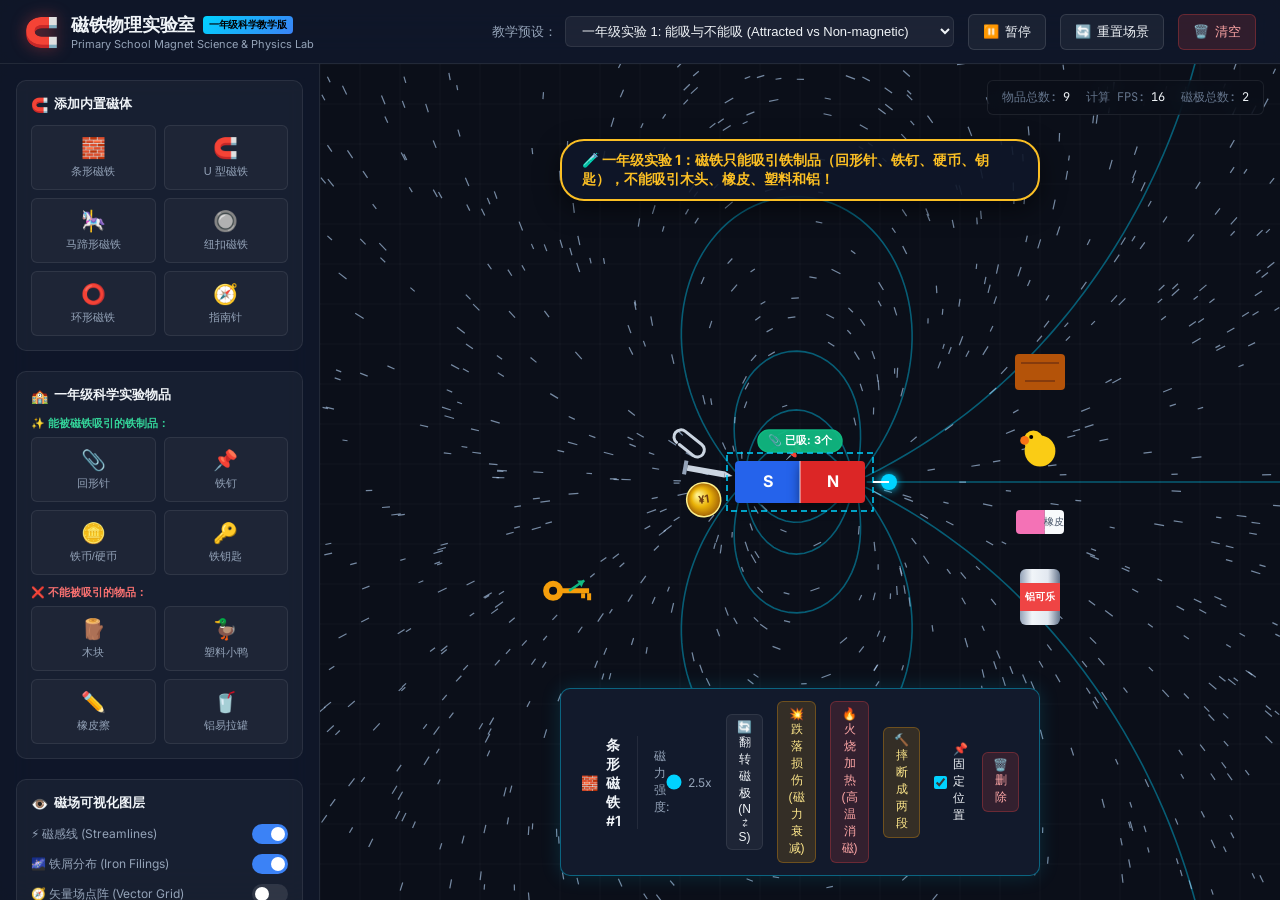
<file: index.html>
<!DOCTYPE html>
<html lang="zh-CN">
<head>
  <meta charset="UTF-8">
  <meta name="viewport" content="width=device-width, initial-scale=1.0">
  <title>🧲 高级磁铁物理模拟器 | Interactive Magnet Simulator PRO 2.0</title>
  <link rel="stylesheet" href="style.css">
  <link rel="preconnect" href="https://fonts.googleapis.com">
  <link rel="preconnect" href="https://fonts.gstatic.com" crossorigin>
  <link href="https://fonts.googleapis.com/css2?family=Inter:wght@300;400;500;600;700&family=JetBrains+Mono:wght@400;500&display=swap" rel="stylesheet">
</head>
<body>
  <div id="app">
    <!-- Header Navbar -->
    <header class="app-header">
      <div class="brand">
        <div class="logo-icon">🧲</div>
        <div class="brand-text">
          <h1>磁铁物理实验室 <span class="badge">一年级科学教学版</span></h1>
          <p>Primary School Magnet Science & Physics Lab</p>
        </div>
      </div>
      <div class="header-controls">
        <div class="preset-selector">
          <label for="preset-select">教学预设：</label>
          <select id="preset-select">
            <option value="kids_test">一年级实验 1: 能吸与不能吸 (Attracted vs Non-magnetic)</option>
            <option value="attract">一年级实验 2: 异极相吸 (Attract)</option>
            <option value="repel">一年级实验 3: 同极相斥 (Repel)</option>
            <option value="track_repel">一年级实验 7: 磁铁轨道单轨推退赛 (同极相斥隔空推着退后)</option>
            <option value="compare_strength">一年级实验 4: 磁力强弱比拼 (吸回形针数量)</option>
            <option value="heat_drop_damage">一年级实验 5: 跌落与火烧对磁力的破坏</option>
            <option value="ruler_race">一年级实验 6: 直尺推回形针赛跑 (作用距离大比拼)</option>
            <option value="break_demo">摔断磁铁演示 (Broken Magnet)</option>
            <option value="quad">四极矩阵锁 (Magnetic Lock)</option>
            <option value="iron_filings">铁屑磁感线实验 (Iron Filings)</option>
            <option value="compass_grid">指南针向量阵列 (Compass Array)</option>
            <option value="empty">空白画布 (Empty)</option>
          </select>
        </div>
        <button id="btn-pause" class="btn btn-secondary">
          <span class="icon">⏸️</span> <span class="text">暂停</span>
        </button>
        <button id="btn-reset" class="btn btn-secondary">
          <span class="icon">🔄</span> 重置场景
        </button>
        <button id="btn-clear" class="btn btn-danger">
          <span class="icon">🗑️</span> 清空
        </button>
      </div>
    </header>

    <!-- Main Container -->
    <div class="main-container">
      <!-- Left Sidebar: Tools & Controls -->
      <aside class="sidebar">
        <!-- Spawn Panel: Magnets -->
        <section class="panel-section">
          <h3><span class="sec-icon">🧲</span> 添加内置磁体</h3>
          <div class="tool-grid">
            <button class="tool-btn" id="spawn-bar">
              <span class="tool-icon">🧱</span>
              <span class="tool-name">条形磁铁</span>
            </button>
            <button class="tool-btn" id="spawn-ushape">
              <span class="tool-icon">🧲</span>
              <span class="tool-name">U 型磁铁</span>
            </button>
            <button class="tool-btn" id="spawn-horseshoe">
              <span class="tool-icon">🎠</span>
              <span class="tool-name">马蹄形磁铁</span>
            </button>
            <button class="tool-btn" id="spawn-button">
              <span class="tool-icon">🔘</span>
              <span class="tool-name">纽扣磁铁</span>
            </button>
            <button class="tool-btn" id="spawn-ring">
              <span class="tool-icon">⭕</span>
              <span class="tool-name">环形磁铁</span>
            </button>
            <button class="tool-btn" id="spawn-compass">
              <span class="tool-icon">🧭</span>
              <span class="tool-name">指南针</span>
            </button>
          </div>
        </section>

        <!-- Spawn Panel: Everyday Science Objects -->
        <section class="panel-section">
          <h3><span class="sec-icon">🏫</span> 一年级科学实验物品</h3>
          
          <div class="sub-label green-label">✨ 能被磁铁吸引的铁制品：</div>
          <div class="tool-grid">
            <button class="tool-btn item-magnetic" id="spawn-paperclip">
              <span class="tool-icon">📎</span>
              <span class="tool-name">回形针</span>
            </button>
            <button class="tool-btn item-magnetic" id="spawn-nail">
              <span class="tool-icon">📌</span>
              <span class="tool-name">铁钉</span>
            </button>
            <button class="tool-btn item-magnetic" id="spawn-coin">
              <span class="tool-icon">🪙</span>
              <span class="tool-name">铁币/硬币</span>
            </button>
            <button class="tool-btn item-magnetic" id="spawn-key">
              <span class="tool-icon">🔑</span>
              <span class="tool-name">铁钥匙</span>
            </button>
          </div>

          <div class="sub-label red-label">❌ 不能被吸引的物品：</div>
          <div class="tool-grid">
            <button class="tool-btn item-nonmagnetic" id="spawn-wood">
              <span class="tool-icon">🪵</span>
              <span class="tool-name">木块</span>
            </button>
            <button class="tool-btn item-nonmagnetic" id="spawn-duck">
              <span class="tool-icon">🦆</span>
              <span class="tool-name">塑料小鸭</span>
            </button>
            <button class="tool-btn item-nonmagnetic" id="spawn-eraser">
              <span class="tool-icon">✏️</span>
              <span class="tool-name">橡皮擦</span>
            </button>
            <button class="tool-btn item-nonmagnetic" id="spawn-alcan">
              <span class="tool-icon">🥤</span>
              <span class="tool-name">铝易拉罐</span>
            </button>
          </div>
        </section>

        <!-- Visual Layers Panel -->
        <section class="panel-section">
          <h3><span class="sec-icon">👁️</span> 磁场可视化图层</h3>
          <div class="toggle-list">
            <label class="toggle-item">
              <span class="toggle-label">⚡ 磁感线 (Streamlines)</span>
              <input type="checkbox" id="toggle-fieldlines" checked>
              <span class="slider"></span>
            </label>
            <label class="toggle-item">
              <span class="toggle-label">🌌 铁屑分布 (Iron Filings)</span>
              <input type="checkbox" id="toggle-filings" checked>
              <span class="slider"></span>
            </label>
            <label class="toggle-item">
              <span class="toggle-label">🧭 矢量场点阵 (Vector Grid)</span>
              <input type="checkbox" id="toggle-vectorgrid">
              <span class="slider"></span>
            </label>
            <label class="toggle-item">
              <span class="toggle-label">🌡️ 磁场热力图 (Heatmap)</span>
              <input type="checkbox" id="toggle-heatmap">
              <span class="slider"></span>
            </label>
            <label class="toggle-item">
              <span class="toggle-label">↗️ 受力矢量箭图 (Forces)</span>
              <input type="checkbox" id="toggle-forces" checked>
              <span class="slider"></span>
            </label>
          </div>
        </section>

        <!-- Physics Parameters Panel -->
        <section class="panel-section">
          <h3><span class="sec-icon">⚙️</span> 物理环境设置</h3>
          <div class="control-group">
            <div class="control-header">
              <span>全局磁力强度</span>
              <span id="val-strength" class="val-badge">3.0x</span>
            </div>
            <input type="range" id="slider-strength" min="0.1" max="10.0" step="0.1" value="3.0">
          </div>

          <div class="control-group">
            <div class="control-header">
              <span>阻尼 / 空气阻力</span>
              <span id="val-damping" class="val-badge">0.04</span>
            </div>
            <input type="range" id="slider-damping" min="0.01" max="0.2" step="0.01" value="0.04">
          </div>

          <div class="control-group">
            <div class="control-header">
              <span>模拟演算速度</span>
              <span id="val-speed" class="val-badge">1.0x</span>
            </div>
            <input type="range" id="slider-speed" min="0.1" max="3.0" step="0.1" value="1.0">
          </div>

          <div class="control-group">
            <div class="control-header">
              <span>铁屑密度</span>
              <span id="val-filings-count" class="val-badge">800</span>
            </div>
            <input type="range" id="slider-filings-count" min="100" max="2500" step="100" value="800">
          </div>

          <div class="toggle-list">
            <label class="toggle-item">
              <span class="toggle-label">🔊 音效 (碰撞与吸附)</span>
              <input type="checkbox" id="toggle-sound" checked>
              <span class="slider"></span>
            </label>
          </div>
        </section>

        <!-- Instructions Panel -->
        <section class="panel-section info-box">
          <h4>💡 科学小知识 (一年级磁铁课)</h4>
          <ul>
            <li><strong>1. 能吸与不能吸：</strong> 磁铁能吸引铁制品（回形针、铁钉），不能吸引木块、橡胶、塑料、铝和铜。</li>
            <li><strong>2. 同极相斥，异极相吸：</strong> N极(红)与N极靠近互相推开；N极(红)与S极(蓝)牢牢吸引在一起！</li>
            <li><strong>3. 比较磁力强弱：</strong> 磁铁磁力越强，能吸引的回形针数量就越多！</li>
            <li><strong>4. 破坏磁力的因素：</strong> 磁铁频繁<strong>跌落撞击</strong>或用<strong>火烧加热</strong>会导致磁力变弱甚至消失！</li>
            <li><strong>5. 磁力作用距离：</strong> 磁力越强的磁铁，越能在更远的距离吸走回形针（可用直尺比赛测试）！</li>
            <li><strong>6. 摔断的磁铁：</strong> 折断的磁铁半块仍会各自形成全新的 N极与 S极！</li>
          </ul>
        </section>
      </aside>

      <!-- Center Viewport / Canvas Container -->
      <main class="viewport-container">
        <canvas id="sim-canvas"></canvas>

        <!-- On-Canvas HUD Stats -->
        <div class="hud-stats">
          <div class="hud-item"><span class="hud-label">物品总数:</span> <span id="hud-magnet-count">0</span></div>
          <div class="hud-item"><span class="hud-label">计算 FPS:</span> <span id="hud-fps">60</span></div>
          <div class="hud-item"><span class="hud-label">磁极总数:</span> <span id="hud-pole-count">0</span></div>
        </div>

        <!-- Selected Entity Inspector Bar -->
        <div id="inspector-bar" class="inspector-bar hidden">
          <div class="inspector-title">
            <span id="inspector-icon">🧱</span>
            <span id="inspector-name">条形磁铁 #1</span>
          </div>
          <div class="inspector-controls">
            <div class="inspector-item" id="inspect-strength-group">
              <span>磁力强度:</span>
              <input type="range" id="inspect-strength" min="0.2" max="3.0" step="0.1" value="1.0">
              <span id="inspect-strength-val">1.0x</span>
            </div>
            <div class="inspector-item">
              <button id="inspect-btn-flip" class="btn btn-small">🔄 翻转磁极 (N ⇄ S)</button>
            </div>
            <div class="inspector-item">
              <button id="inspect-btn-drop" class="btn btn-small btn-warning">💥 跌落损伤 (磁力衰减)</button>
            </div>
            <div class="inspector-item">
              <button id="inspect-btn-heat" class="btn btn-small btn-danger">🔥 火烧加热 (高温消磁)</button>
            </div>
            <div class="inspector-item">
              <button id="inspect-btn-break" class="btn btn-small btn-warning">🔨 摔断成两段</button>
            </div>
            <div class="inspector-item">
              <label class="checkbox-label">
                <input type="checkbox" id="inspect-pin"> 📌 固定位置
              </label>
            </div>
            <div class="inspector-item">
              <button id="inspect-btn-delete" class="btn btn-small btn-danger">🗑️ 删除</button>
            </div>
          </div>
        </div>
      </main>
    </div>
  </div>

  <script src="app.js"></script>
</body>
</html>
</file>
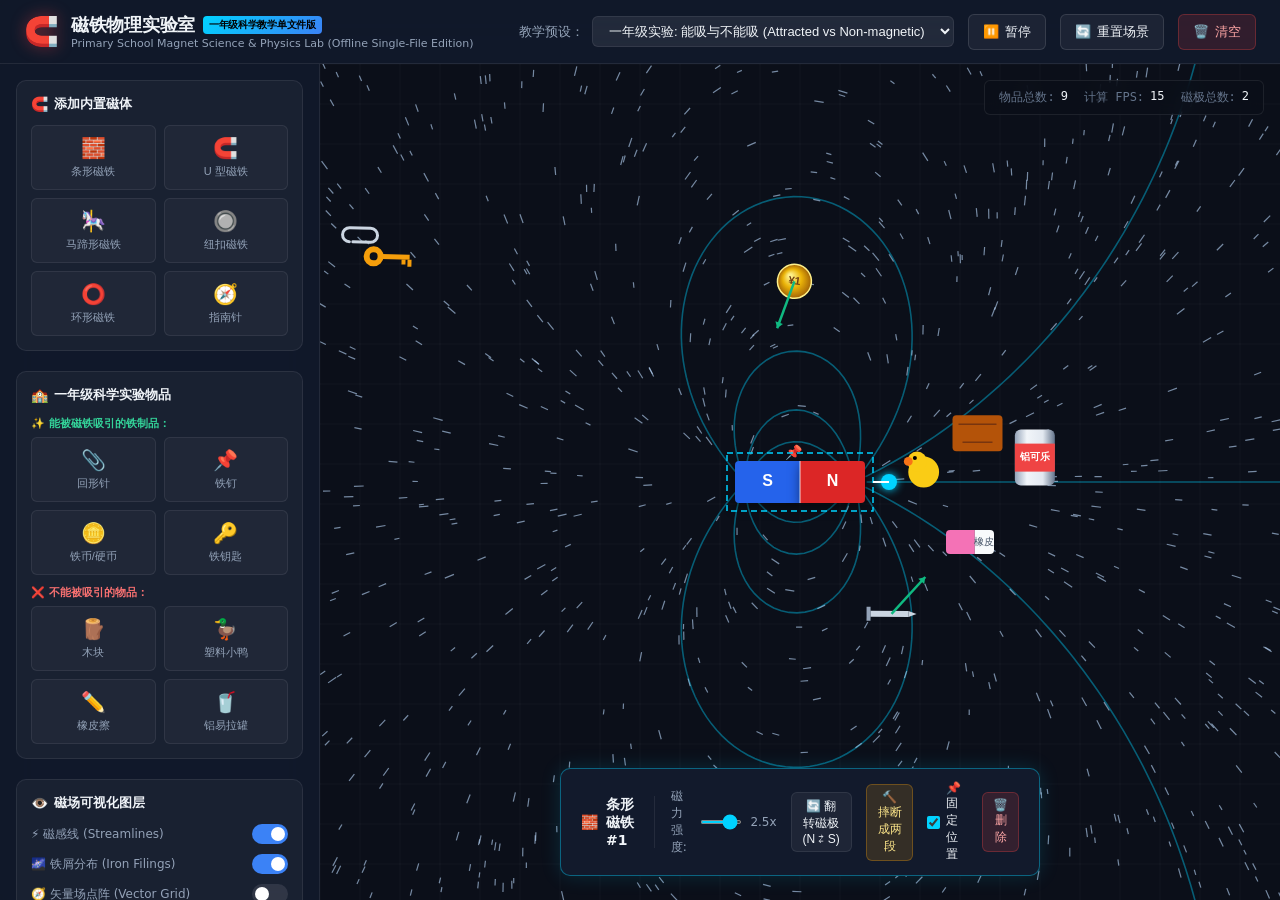
<file: magnet_simulator_standalone.html>
<!DOCTYPE html>
<html lang="zh-CN">
<head>
  <meta charset="UTF-8">
  <meta name="viewport" content="width=device-width, initial-scale=1.0">
  <title>🧲 磁铁物理模拟器 (一年级科学课堂独立版)</title>
  <style>
/* CSS Design Tokens */
:root {
  --bg-dark: #0b0f19;
  --bg-panel: rgba(18, 26, 44, 0.85);
  --bg-panel-solid: #121a2c;
  --bg-card: rgba(255, 255, 255, 0.04);
  --border-color: rgba(255, 255, 255, 0.08);
  --border-active: rgba(0, 210, 255, 0.4);
  
  --text-primary: #f0f4f8;
  --text-secondary: #94a3b8;
  --text-muted: #64748b;

  --accent-cyan: #00d2ff;
  --accent-blue: #3b82f6;
  --accent-red: #ef4444;
  --accent-green: #10b981;
  --accent-gold: #f59e0b;

  --north-color: #ef4444; /* N Pole Red */
  --south-color: #3b82f6; /* S Pole Blue */

  --radius-sm: 6px;
  --radius-md: 10px;
  --radius-lg: 16px;

  --shadow-glow: 0 0 20px rgba(0, 210, 255, 0.15);
  --glass-backdrop: blur(16px) saturate(180%);
}

* {
  box-sizing: border-box;
  margin: 0;
  padding: 0;
  user-select: none;
}

body, html {
  width: 100%;
  height: 100%;
  overflow: hidden;
  font-family: system-ui, -apple-system, BlinkMacSystemFont, "Segoe UI", Roboto, "Helvetica Neue", Arial, sans-serif;
  background-color: var(--bg-dark);
  color: var(--text-primary);
}

#app {
  display: flex;
  flex-direction: column;
  height: 100vh;
  width: 100vw;
}

/* --- Header Navbar --- */
.app-header {
  height: 64px;
  background: var(--bg-panel);
  backdrop-filter: var(--glass-backdrop);
  -webkit-backdrop-filter: var(--glass-backdrop);
  border-bottom: 1px solid var(--border-color);
  display: flex;
  align-items: center;
  justify-content: space-between;
  padding: 0 24px;
  z-index: 10;
}

.brand {
  display: flex;
  align-items: center;
  gap: 12px;
}

.logo-icon {
  font-size: 28px;
  filter: drop-shadow(0 0 8px rgba(239, 68, 68, 0.4));
}

.brand-text h1 {
  font-size: 18px;
  font-weight: 700;
  letter-spacing: -0.3px;
  display: flex;
  align-items: center;
  gap: 8px;
}

.badge {
  font-size: 10px;
  font-weight: 600;
  background: linear-gradient(135deg, var(--accent-cyan), var(--accent-blue));
  color: #000;
  padding: 2px 6px;
  border-radius: 4px;
  text-transform: uppercase;
}

.brand-text p {
  font-size: 11px;
  color: var(--text-secondary);
}

.header-controls {
  display: flex;
  align-items: center;
  gap: 14px;
}

.preset-selector {
  display: flex;
  align-items: center;
  gap: 8px;
  font-size: 13px;
  color: var(--text-secondary);
}

select {
  background: rgba(255, 255, 255, 0.08);
  color: var(--text-primary);
  border: 1px solid var(--border-color);
  padding: 6px 12px;
  border-radius: var(--radius-sm);
  font-size: 13px;
  outline: none;
  cursor: pointer;
  transition: all 0.2s;
}

select:hover, select:focus {
  border-color: var(--accent-cyan);
  background: rgba(255, 255, 255, 0.15);
}

/* --- Buttons --- */
.btn {
  display: inline-flex;
  align-items: center;
  gap: 6px;
  padding: 8px 14px;
  font-size: 13px;
  font-weight: 500;
  border-radius: var(--radius-sm);
  border: 1px solid var(--border-color);
  background: rgba(255, 255, 255, 0.05);
  color: var(--text-primary);
  cursor: pointer;
  transition: all 0.2s cubic-bezier(0.4, 0, 0.2, 1);
}

.btn:hover {
  background: rgba(255, 255, 255, 0.12);
  border-color: rgba(255, 255, 255, 0.2);
  transform: translateY(-1px);
}

.btn:active {
  transform: translateY(0);
}

.btn-secondary {
  border-color: rgba(255, 255, 255, 0.12);
}

.btn-warning {
  background: rgba(245, 158, 11, 0.15);
  border-color: rgba(245, 158, 11, 0.3);
  color: #fde68a;
}

.btn-warning:hover {
  background: rgba(245, 158, 11, 0.3);
  border-color: var(--accent-gold);
}

.btn-danger {
  background: rgba(239, 68, 68, 0.15);
  border-color: rgba(239, 68, 68, 0.3);
  color: #fca5a5;
}

.btn-danger:hover {
  background: rgba(239, 68, 68, 0.3);
  border-color: var(--accent-red);
}

.btn-small {
  padding: 5px 10px;
  font-size: 12px;
}

/* --- Main Layout --- */
.main-container {
  display: flex;
  flex: 1;
  position: relative;
  overflow: hidden;
}

/* --- Sidebar --- */
.sidebar {
  width: 320px;
  background: var(--bg-panel);
  backdrop-filter: var(--glass-backdrop);
  -webkit-backdrop-filter: var(--glass-backdrop);
  border-right: 1px solid var(--border-color);
  padding: 16px;
  display: flex;
  flex-direction: column;
  gap: 20px;
  overflow-y: auto;
  z-index: 5;
}

.sidebar::-webkit-scrollbar {
  width: 5px;
}
.sidebar::-webkit-scrollbar-thumb {
  background: rgba(255, 255, 255, 0.1);
  border-radius: 4px;
}

.panel-section {
  background: var(--bg-card);
  border: 1px solid var(--border-color);
  border-radius: var(--radius-md);
  padding: 14px;
}

.panel-section h3 {
  font-size: 13px;
  font-weight: 600;
  color: var(--text-primary);
  margin-bottom: 12px;
  display: flex;
  align-items: center;
  gap: 6px;
}

.sub-label {
  font-size: 11px;
  font-weight: 600;
  margin: 10px 0 6px 0;
}

.green-label {
  color: #34d399;
}

.red-label {
  color: #f87171;
}

.sec-icon {
  font-size: 14px;
}

/* Tool Grid */
.tool-grid {
  display: grid;
  grid-template-columns: 1fr 1fr;
  gap: 8px;
}

.tool-btn {
  display: flex;
  flex-direction: column;
  align-items: center;
  justify-content: center;
  padding: 10px 6px;
  background: rgba(255, 255, 255, 0.03);
  border: 1px solid var(--border-color);
  border-radius: var(--radius-sm);
  color: var(--text-primary);
  cursor: pointer;
  transition: all 0.2s;
}

.tool-btn:hover {
  background: rgba(0, 210, 255, 0.08);
  border-color: var(--border-active);
  box-shadow: 0 0 10px rgba(0, 210, 255, 0.1);
}

.item-magnetic:hover {
  border-color: rgba(52, 211, 153, 0.5);
  background: rgba(52, 211, 153, 0.08);
}

.item-nonmagnetic:hover {
  border-color: rgba(248, 113, 113, 0.5);
  background: rgba(248, 113, 113, 0.08);
}

.tool-icon {
  font-size: 20px;
  margin-bottom: 4px;
}

.tool-name {
  font-size: 11px;
  color: var(--text-secondary);
}

/* Toggle Switch List */
.toggle-list {
  display: flex;
  flex-direction: column;
  gap: 10px;
}

.toggle-item {
  display: flex;
  align-items: center;
  justify-content: space-between;
  font-size: 12px;
  color: var(--text-secondary);
  cursor: pointer;
}

.toggle-item input {
  display: none;
}

.slider {
  width: 36px;
  height: 20px;
  background: rgba(255, 255, 255, 0.1);
  border-radius: 20px;
  position: relative;
  transition: background 0.3s;
}

.slider::before {
  content: '';
  position: absolute;
  width: 14px;
  height: 14px;
  border-radius: 50%;
  background: #fff;
  top: 3px;
  left: 3px;
  transition: transform 0.3s;
}

.toggle-item input:checked + .slider {
  background: var(--accent-blue);
}

.toggle-item input:checked + .slider::before {
  transform: translateX(16px);
}

/* Sliders */
.control-group {
  margin-bottom: 14px;
}

.control-header {
  display: flex;
  justify-content: space-between;
  font-size: 12px;
  color: var(--text-secondary);
  margin-bottom: 6px;
}

.val-badge {
  font-family: monospace;
  font-size: 11px;
  color: var(--accent-cyan);
}

input[type="range"] {
  width: 100%;
  accent-color: var(--accent-cyan);
  background: rgba(255, 255, 255, 0.1);
  height: 4px;
  border-radius: 2px;
  outline: none;
  cursor: pointer;
}

/* Info Box */
.info-box h4 {
  font-size: 12px;
  color: var(--accent-gold);
  margin-bottom: 8px;
}

.info-box ul {
  padding-left: 16px;
  font-size: 11px;
  color: var(--text-secondary);
  line-height: 1.6;
}

/* --- Viewport Canvas --- */
.viewport-container {
  flex: 1;
  position: relative;
  background-color: var(--bg-dark);
}

#sim-canvas {
  width: 100%;
  height: 100%;
  display: block;
  cursor: default;
}

/* HUD Overlay */
.hud-stats {
  position: absolute;
  top: 16px;
  right: 16px;
  background: rgba(11, 15, 25, 0.75);
  backdrop-filter: blur(8px);
  border: 1px solid var(--border-color);
  padding: 8px 14px;
  border-radius: var(--radius-sm);
  display: flex;
  gap: 16px;
  pointer-events: none;
  font-family: monospace;
  font-size: 12px;
}

.hud-item {
  display: flex;
  gap: 6px;
}

.hud-label {
  color: var(--text-muted);
}

/* Floating Inspector Bar */
.inspector-bar {
  position: absolute;
  bottom: 24px;
  left: 50%;
  transform: translateX(-50%);
  background: var(--bg-panel-solid);
  border: 1px solid var(--border-active);
  box-shadow: var(--shadow-glow);
  padding: 12px 20px;
  border-radius: var(--radius-md);
  display: flex;
  align-items: center;
  gap: 16px;
  z-index: 10;
  transition: all 0.3s cubic-bezier(0.4, 0, 0.2, 1);
}

.inspector-bar.hidden {
  opacity: 0;
  pointer-events: none;
  transform: translate(-50%, 20px);
}

.inspector-title {
  display: flex;
  align-items: center;
  gap: 8px;
  font-weight: 600;
  font-size: 14px;
  padding-right: 16px;
  border-right: 1px solid var(--border-color);
}

.inspector-controls {
  display: flex;
  align-items: center;
  gap: 14px;
}

.inspector-item {
  display: flex;
  align-items: center;
  gap: 8px;
  font-size: 12px;
  color: var(--text-secondary);
}

.checkbox-label {
  display: flex;
  align-items: center;
  gap: 6px;
  cursor: pointer;
  color: var(--text-primary);
}

.checkbox-label input {
  accent-color: var(--accent-cyan);
}
  </style>
</head>
<body>
  <div id="app">
    <!-- Header Navbar -->
    <header class="app-header">
      <div class="brand">
        <div class="logo-icon">🧲</div>
        <div class="brand-text">
          <h1>磁铁物理实验室 <span class="badge">一年级科学教学单文件版</span></h1>
          <p>Primary School Magnet Science & Physics Lab (Offline Single-File Edition)</p>
        </div>
      </div>
      <div class="header-controls">
        <div class="preset-selector">
          <label for="preset-select">教学预设：</label>
          <select id="preset-select">
            <option value="kids_test">一年级实验: 能吸与不能吸 (Attracted vs Non-magnetic)</option>
            <option value="attract">异极相吸 (Attract)</option>
            <option value="repel">同极相斥 (Repel)</option>
            <option value="break_demo">摔断磁铁演示 (Broken Magnet)</option>
            <option value="quad">四极矩阵锁 (Magnetic Lock)</option>
            <option value="iron_filings">铁屑磁感线实验 (Iron Filings)</option>
            <option value="compass_grid">指南针向量阵列 (Compass Array)</option>
            <option value="empty">空白画布 (Empty)</option>
          </select>
        </div>
        <button id="btn-pause" class="btn btn-secondary">
          <span class="icon">⏸️</span> <span class="text">暂停</span>
        </button>
        <button id="btn-reset" class="btn btn-secondary">
          <span class="icon">🔄</span> 重置场景
        </button>
        <button id="btn-clear" class="btn btn-danger">
          <span class="icon">🗑️</span> 清空
        </button>
      </div>
    </header>

    <!-- Main Container -->
    <div class="main-container">
      <!-- Left Sidebar: Tools & Controls -->
      <aside class="sidebar">
        <!-- Spawn Panel: Magnets -->
        <section class="panel-section">
          <h3><span class="sec-icon">🧲</span> 添加内置磁体</h3>
          <div class="tool-grid">
            <button class="tool-btn" id="spawn-bar">
              <span class="tool-icon">🧱</span>
              <span class="tool-name">条形磁铁</span>
            </button>
            <button class="tool-btn" id="spawn-ushape">
              <span class="tool-icon">🧲</span>
              <span class="tool-name">U 型磁铁</span>
            </button>
            <button class="tool-btn" id="spawn-horseshoe">
              <span class="tool-icon">🎠</span>
              <span class="tool-name">马蹄形磁铁</span>
            </button>
            <button class="tool-btn" id="spawn-button">
              <span class="tool-icon">🔘</span>
              <span class="tool-name">纽扣磁铁</span>
            </button>
            <button class="tool-btn" id="spawn-ring">
              <span class="tool-icon">⭕</span>
              <span class="tool-name">环形磁铁</span>
            </button>
            <button class="tool-btn" id="spawn-compass">
              <span class="tool-icon">🧭</span>
              <span class="tool-name">指南针</span>
            </button>
          </div>
        </section>

        <!-- Spawn Panel: Everyday Science Objects -->
        <section class="panel-section">
          <h3><span class="sec-icon">🏫</span> 一年级科学实验物品</h3>
          
          <div class="sub-label green-label">✨ 能被磁铁吸引的铁制品：</div>
          <div class="tool-grid">
            <button class="tool-btn item-magnetic" id="spawn-paperclip">
              <span class="tool-icon">📎</span>
              <span class="tool-name">回形针</span>
            </button>
            <button class="tool-btn item-magnetic" id="spawn-nail">
              <span class="tool-icon">📌</span>
              <span class="tool-name">铁钉</span>
            </button>
            <button class="tool-btn item-magnetic" id="spawn-coin">
              <span class="tool-icon">🪙</span>
              <span class="tool-name">铁币/硬币</span>
            </button>
            <button class="tool-btn item-magnetic" id="spawn-key">
              <span class="tool-icon">🔑</span>
              <span class="tool-name">铁钥匙</span>
            </button>
          </div>

          <div class="sub-label red-label">❌ 不能被吸引的物品：</div>
          <div class="tool-grid">
            <button class="tool-btn item-nonmagnetic" id="spawn-wood">
              <span class="tool-icon">🪵</span>
              <span class="tool-name">木块</span>
            </button>
            <button class="tool-btn item-nonmagnetic" id="spawn-duck">
              <span class="tool-icon">🦆</span>
              <span class="tool-name">塑料小鸭</span>
            </button>
            <button class="tool-btn item-nonmagnetic" id="spawn-eraser">
              <span class="tool-icon">✏️</span>
              <span class="tool-name">橡皮擦</span>
            </button>
            <button class="tool-btn item-nonmagnetic" id="spawn-alcan">
              <span class="tool-icon">🥤</span>
              <span class="tool-name">铝易拉罐</span>
            </button>
          </div>
        </section>

        <!-- Visual Layers Panel -->
        <section class="panel-section">
          <h3><span class="sec-icon">👁️</span> 磁场可视化图层</h3>
          <div class="toggle-list">
            <label class="toggle-item">
              <span class="toggle-label">⚡ 磁感线 (Streamlines)</span>
              <input type="checkbox" id="toggle-fieldlines" checked>
              <span class="slider"></span>
            </label>
            <label class="toggle-item">
              <span class="toggle-label">🌌 铁屑分布 (Iron Filings)</span>
              <input type="checkbox" id="toggle-filings" checked>
              <span class="slider"></span>
            </label>
            <label class="toggle-item">
              <span class="toggle-label">🧭 矢量场点阵 (Vector Grid)</span>
              <input type="checkbox" id="toggle-vectorgrid">
              <span class="slider"></span>
            </label>
            <label class="toggle-item">
              <span class="toggle-label">🌡️ 磁场热力图 (Heatmap)</span>
              <input type="checkbox" id="toggle-heatmap">
              <span class="slider"></span>
            </label>
            <label class="toggle-item">
              <span class="toggle-label">↗️ 受力矢量箭图 (Forces)</span>
              <input type="checkbox" id="toggle-forces" checked>
              <span class="slider"></span>
            </label>
          </div>
        </section>

        <!-- Physics Parameters Panel -->
        <section class="panel-section">
          <h3><span class="sec-icon">⚙️</span> 物理环境设置</h3>
          <div class="control-group">
            <div class="control-header">
              <span>全局磁力强度</span>
              <span id="val-strength" class="val-badge">3.0x</span>
            </div>
            <input type="range" id="slider-strength" min="0.1" max="10.0" step="0.1" value="3.0">
          </div>

          <div class="control-group">
            <div class="control-header">
              <span>阻尼 / 空气阻力</span>
              <span id="val-damping" class="val-badge">0.04</span>
            </div>
            <input type="range" id="slider-damping" min="0.01" max="0.2" step="0.01" value="0.04">
          </div>

          <div class="control-group">
            <div class="control-header">
              <span>模拟演算速度</span>
              <span id="val-speed" class="val-badge">1.0x</span>
            </div>
            <input type="range" id="slider-speed" min="0.1" max="3.0" step="0.1" value="1.0">
          </div>

          <div class="control-group">
            <div class="control-header">
              <span>铁屑密度</span>
              <span id="val-filings-count" class="val-badge">800</span>
            </div>
            <input type="range" id="slider-filings-count" min="100" max="2500" step="100" value="800">
          </div>

          <div class="toggle-list">
            <label class="toggle-item">
              <span class="toggle-label">🔊 音效 (碰撞与吸附)</span>
              <input type="checkbox" id="toggle-sound" checked>
              <span class="slider"></span>
            </label>
          </div>
        </section>

        <!-- Instructions Panel -->
        <section class="panel-section info-box">
          <h4>💡 科学小知识 (一年级)</h4>
          <ul>
            <li><strong>磁铁能吸什么？</strong> 试着用磁铁靠近回形针、铁钉和橡皮、塑料鸭子，看看谁会被吸过去！</li>
            <li><strong>同极推开，异极吸紧：</strong> 红极(N)与红极靠近会互相推开；红极(N)与蓝极(S)会牢牢吸在一起！</li>
            <li><strong>摔断的磁铁：</strong> 点击“摔断成两段”，会发现折断的小块还是有红极和蓝极！</li>
          </ul>
        </section>
      </aside>

      <!-- Center Viewport / Canvas Container -->
      <main class="viewport-container">
        <canvas id="sim-canvas"></canvas>

        <!-- On-Canvas HUD Stats -->
        <div class="hud-stats">
          <div class="hud-item"><span class="hud-label">物品总数:</span> <span id="hud-magnet-count">0</span></div>
          <div class="hud-item"><span class="hud-label">计算 FPS:</span> <span id="hud-fps">60</span></div>
          <div class="hud-item"><span class="hud-label">磁极总数:</span> <span id="hud-pole-count">0</span></div>
        </div>

        <!-- Selected Entity Inspector Bar -->
        <div id="inspector-bar" class="inspector-bar hidden">
          <div class="inspector-title">
            <span id="inspector-icon">🧱</span>
            <span id="inspector-name">条形磁铁 #1</span>
          </div>
          <div class="inspector-controls">
            <div class="inspector-item" id="inspect-strength-group">
              <span>磁力强度:</span>
              <input type="range" id="inspect-strength" min="0.2" max="3.0" step="0.1" value="1.0">
              <span id="inspect-strength-val">1.0x</span>
            </div>
            <div class="inspector-item">
              <button id="inspect-btn-flip" class="btn btn-small">🔄 翻转磁极 (N ⇄ S)</button>
            </div>
            <div class="inspector-item">
              <button id="inspect-btn-break" class="btn btn-small btn-warning">🔨 摔断成两段</button>
            </div>
            <div class="inspector-item">
              <label class="checkbox-label">
                <input type="checkbox" id="inspect-pin"> 📌 固定位置
              </label>
            </div>
            <div class="inspector-item">
              <button id="inspect-btn-delete" class="btn btn-small btn-danger">🗑️ 删除</button>
            </div>
          </div>
        </div>
      </main>
    </div>
  </div>

  <script>
/**
 * 🧲 Magnet Simulator PRO 2.0 - Standalone Single File Edition
 */

class SoundEngine {
  constructor() {
    this.ctx = null;
    this.enabled = true;
    this.lastSnapTime = 0;
  }

  init() {
    if (!this.ctx) {
      const AudioCtx = window.AudioContext || window.webkitAudioContext;
      if (AudioCtx) this.ctx = new AudioCtx();
    }
  }

  playSnap() {
    if (!this.enabled) return;
    const now = performance.now();
    if (now - this.lastSnapTime < 120) return;
    this.lastSnapTime = now;

    this.init();
    if (!this.ctx) return;

    try {
      const osc = this.ctx.createOscillator();
      const gain = this.ctx.createGain();

      osc.type = 'triangle';
      osc.frequency.setValueAtTime(450, this.ctx.currentTime);
      osc.frequency.exponentialRampToValueAtTime(100, this.ctx.currentTime + 0.08);

      gain.gain.setValueAtTime(0.5, this.ctx.currentTime);
      gain.gain.exponentialRampToValueAtTime(0.01, this.ctx.currentTime + 0.08);

      osc.connect(gain);
      gain.connect(this.ctx.destination);

      osc.start();
      osc.stop(this.ctx.currentTime + 0.08);
    } catch (e) {}
  }

  playClink() {
    if (!this.enabled) return;
    this.init();
    if (!this.ctx) return;

    try {
      const osc = this.ctx.createOscillator();
      const gain = this.ctx.createGain();

      osc.type = 'sine';
      osc.frequency.setValueAtTime(900, this.ctx.currentTime);
      osc.frequency.exponentialRampToValueAtTime(300, this.ctx.currentTime + 0.05);

      gain.gain.setValueAtTime(0.25, this.ctx.currentTime);
      gain.gain.exponentialRampToValueAtTime(0.001, this.ctx.currentTime + 0.05);

      osc.connect(gain);
      gain.connect(this.ctx.destination);

      osc.start();
      osc.stop(this.ctx.currentTime + 0.05);
    } catch (e) {}
  }

  playCrack() {
    if (!this.enabled) return;
    this.init();
    if (!this.ctx) return;

    try {
      const bufferSize = this.ctx.sampleRate * 0.08;
      const buffer = this.ctx.createBuffer(1, bufferSize, this.ctx.sampleRate);
      const output = buffer.getChannelData(0);
      for (let i = 0; i < bufferSize; i++) {
        output[i] = Math.random() * 2 - 1;
      }

      const whiteNoise = this.ctx.createBufferSource();
      whiteNoise.buffer = buffer;

      const filter = this.ctx.createBiquadFilter();
      filter.type = 'highpass';
      filter.frequency.value = 1000;

      const gain = this.ctx.createGain();
      gain.gain.setValueAtTime(0.8, this.ctx.currentTime);
      gain.gain.exponentialRampToValueAtTime(0.01, this.ctx.currentTime + 0.08);

      whiteNoise.connect(filter);
      filter.connect(gain);
      gain.connect(this.ctx.destination);

      whiteNoise.start();
    } catch (e) {}
  }
}

const sounds = new SoundEngine();

const state = {
  entities: [],
  ironFilings: [],
  selectedEntity: null,
  isDragging: false,
  isRotating: false,
  dragOffset: { x: 0, y: 0 },
  mousePos: { x: 0, y: 0 },
  dragVelocity: { x: 0, y: 0 },
  
  paused: false,
  globalStrength: 3.0,
  damping: 0.06,
  simSpeed: 1.0,
  filingsCount: 800,
  
  showFieldLines: true,
  showFilings: true,
  showVectorGrid: false,
  showHeatmap: false,
  showForces: true,

  fps: 60,
  lastFrameTime: performance.now(),
  frameCount: 0
};

let nextEntityId = 1;

class MagnetEntity {
  constructor(type, x, y, angle = 0, strength = 1.0, width = null, height = null) {
    this.id = nextEntityId++;
    this.type = type;
    this.x = x;
    this.y = y;
    this.angle = angle;
    this.vx = 0;
    this.vy = 0;
    this.vAngle = 0;
    this.strength = strength;
    this.pinned = false;

    this.width = width || 130;
    this.height = height || 42;
    this.mass = 1.0;
    this.inertia = 400;

    this.initDimensions(width, height);
  }

  initDimensions(customW, customH) {
    if (this.type === 'bar') {
      this.width = customW || 130;
      this.height = customH || 42;
      this.mass = (this.width / 130) * 1.0;
      this.inertia = 400 * (this.width / 130);
    } else if (this.type === 'ushape') {
      this.width = customW || 120;
      this.height = customH || 90;
      this.mass = 1.3;
      this.inertia = 500;
    } else if (this.type === 'horseshoe') {
      this.width = customW || 110;
      this.height = customH || 110;
      this.mass = 1.4;
      this.inertia = 600;
    } else if (this.type === 'button') {
      this.width = customW || 48;
      this.height = customH || 48;
      this.mass = 0.5;
      this.inertia = 100;
    } else if (this.type === 'ring') {
      this.width = customW || 86;
      this.height = customH || 86;
      this.mass = 0.9;
      this.inertia = 300;
    } else if (this.type === 'compass') {
      this.width = 46;
      this.height = 46;
      this.mass = 0.15;
      this.inertia = 15;
      this.strength = 0.3;
    } else if (this.type === 'steel_ball') {
      this.width = 36;
      this.height = 36;
      this.mass = 0.7;
      this.inertia = 80;
      this.strength = 0;
    } else if (this.type === 'paperclip') {
      this.width = 42;
      this.height = 18;
      this.mass = 0.15;
      this.inertia = 20;
      this.strength = 0;
    } else if (this.type === 'nail') {
      this.width = 50;
      this.height = 14;
      this.mass = 0.3;
      this.inertia = 30;
      this.strength = 0;
    } else if (this.type === 'coin') {
      this.width = 34;
      this.height = 34;
      this.mass = 0.4;
      this.inertia = 50;
      this.strength = 0;
    } else if (this.type === 'key') {
      this.width = 52;
      this.height = 24;
      this.mass = 0.5;
      this.inertia = 60;
      this.strength = 0;
    } else if (this.type === 'wood') {
      this.width = 50;
      this.height = 36;
      this.mass = 0.6;
      this.inertia = 70;
      this.strength = 0;
    } else if (this.type === 'duck') {
      this.width = 44;
      this.height = 44;
      this.mass = 0.4;
      this.inertia = 50;
      this.strength = 0;
    } else if (this.type === 'eraser') {
      this.width = 48;
      this.height = 24;
      this.mass = 0.35;
      this.inertia = 40;
      this.strength = 0;
    } else if (this.type === 'al_can') {
      this.width = 40;
      this.height = 56;
      this.mass = 0.5;
      this.inertia = 80;
      this.strength = 0;
    }
  }

  isFerromagnetic() {
    return ['steel_ball', 'paperclip', 'nail', 'coin', 'key'].includes(this.type);
  }

  isNonMagnetic() {
    return ['wood', 'duck', 'eraser', 'al_can'].includes(this.type);
  }

  getPoles() {
    const poles = [];
    const cos = Math.cos(this.angle);
    const sin = Math.sin(this.angle);
    const s = this.strength * state.globalStrength;

    if (this.type === 'bar') {
      const halfL = this.width * 0.42;
      poles.push({ x: this.x + halfL * cos, y: this.y + halfL * sin, q: 1, strength: s, magnetId: this.id });
      poles.push({ x: this.x - halfL * cos, y: this.y - halfL * sin, q: -1, strength: s, magnetId: this.id });
    } else if (this.type === 'ushape') {
      const tipX = this.width * 0.42;
      const tipY = this.height * 0.35;
      poles.push({ x: this.x + tipX * cos + tipY * sin, y: this.y + tipX * sin - tipY * cos, q: 1, strength: s * 1.8, magnetId: this.id });
      poles.push({ x: this.x + tipX * cos - tipY * sin, y: this.y + tipX * sin + tipY * cos, q: -1, strength: s * 1.8, magnetId: this.id });
    } else if (this.type === 'horseshoe') {
      const tipX = this.width * 0.38;
      const tipY = this.height * 0.35;
      poles.push({ x: this.x + tipX * cos + tipY * sin, y: this.y + tipX * sin - tipY * cos, q: 1, strength: s * 1.8, magnetId: this.id });
      poles.push({ x: this.x + tipX * cos - tipY * sin, y: this.y + tipX * sin + tipY * cos, q: -1, strength: s * 1.8, magnetId: this.id });
    } else if (this.type === 'button') {
      const r = this.width * 0.35;
      poles.push({ x: this.x + r * cos, y: this.y + r * sin, q: 1, strength: s, magnetId: this.id });
      poles.push({ x: this.x - r * cos, y: this.y - r * sin, q: -1, strength: s, magnetId: this.id });
    } else if (this.type === 'ring') {
      const r = this.width * 0.32;
      poles.push({ x: this.x - r * sin, y: this.y + r * cos, q: 1, strength: s, magnetId: this.id });
      poles.push({ x: this.x + r * sin, y: this.y - r * cos, q: -1, strength: s, magnetId: this.id });
    } else if (this.type === 'compass') {
      const halfL = this.width * 0.35;
      poles.push({ x: this.x + halfL * cos, y: this.y + halfL * sin, q: 1, strength: s, magnetId: this.id });
      poles.push({ x: this.x - halfL * cos, y: this.y - halfL * sin, q: -1, strength: s, magnetId: this.id });
    }

    return poles;
  }

  getOBBVertices() {
    const cos = Math.cos(this.angle);
    const sin = Math.sin(this.angle);
    const hw = this.width / 2;
    const hh = this.height / 2;

    return [
      { x: this.x + hw * cos - hh * sin, y: this.y + hw * sin + hh * cos },
      { x: this.x - hw * cos - hh * sin, y: this.y - hw * sin + hh * cos },
      { x: this.x - hw * cos + hh * sin, y: this.y - hw * sin - hh * cos },
      { x: this.x + hw * cos + hh * sin, y: this.y + hw * sin - hh * cos }
    ];
  }

  flipPoles() {
    this.angle += Math.PI;
    sounds.playSnap();
  }
}

class IronFiling {
  constructor(w, h) {
    this.x = Math.random() * w;
    this.y = Math.random() * h;
    this.angle = Math.random() * Math.PI * 2;
    this.len = 5 + Math.random() * 5;
  }
}

const canvas = document.getElementById('sim-canvas');
const ctx = canvas.getContext('2d');

function resizeCanvas() {
  const rect = canvas.parentElement.getBoundingClientRect();
  canvas.width = rect.width;
  canvas.height = rect.height;
  initIronFilings();
}

window.addEventListener('resize', resizeCanvas);

function initIronFilings() {
  state.ironFilings = [];
  for (let i = 0; i < state.filingsCount; i++) {
    state.ironFilings.push(new IronFiling(canvas.width, canvas.height));
  }
}

function computeMagneticField(x, y, excludeMagnetId = null) {
  let Bx = 0;
  let By = 0;
  const Km = 850000;

  for (const entity of state.entities) {
    if (entity.id === excludeMagnetId) continue;
    const poles = entity.getPoles();

    for (const p of poles) {
      const dx = x - p.x;
      const dy = y - p.y;
      const rSq = dx * dx + dy * dy + 350;
      const r = Math.sqrt(rSq);
      const r3 = rSq * r;

      const mag = Km * p.q * p.strength / r3;
      Bx += dx * mag;
      By += dy * mag;
    }
  }

  return { Bx, By, mag: Math.sqrt(Bx * Bx + By * By) };
}

function updatePhysics(dt) {
  if (state.paused) return;

  const subSteps = 6;
  const subDt = (dt * state.simSpeed) / subSteps;

  for (let step = 0; step < subSteps; step++) {
    for (const entity of state.entities) {
      if (entity.pinned || (state.isDragging && state.selectedEntity === entity)) {
        if (!state.isRotating && state.selectedEntity === entity) {
        } else {
          entity.vx = 0;
          entity.vy = 0;
        }
        continue;
      }

      let Fx = 0;
      let Fy = 0;
      let Torque = 0;

      if (entity.isNonMagnetic()) {
        Fx = 0;
        Fy = 0;
        Torque = 0;
      } else if (entity.isFerromagnetic()) {
        const B = computeMagneticField(entity.x, entity.y, entity.id);
        const eps = 4;
        const B_px = computeMagneticField(entity.x + eps, entity.y, entity.id).mag;
        const B_nx = computeMagneticField(entity.x - eps, entity.y, entity.id).mag;
        const B_py = computeMagneticField(entity.x, entity.y + eps, entity.id).mag;
        const B_ny = computeMagneticField(entity.x, entity.y - eps, entity.id).mag;

        let gradX = (B_px - B_nx) / (2 * eps);
        let gradY = (B_py - B_ny) / (2 * eps);

        const maxGrad = 120;
        const gradMag = Math.hypot(gradX, gradY);
        if (gradMag > maxGrad) {
          gradX = (gradX / gradMag) * maxGrad;
          gradY = (gradY / gradMag) * maxGrad;
        }

        const steelFactor = 35.0;
        Fx += gradX * Math.min(1200, B.mag) * steelFactor;
        Fy += gradY * Math.min(1200, B.mag) * steelFactor;

        if (B.mag > 10) {
          const bAngle = Math.atan2(B.By, B.Bx);
          let diff = (bAngle - entity.angle) % Math.PI;
          if (diff < -Math.PI/2) diff += Math.PI;
          if (diff > Math.PI/2) diff -= Math.PI;
          Torque += diff * 180;
        }
      } else {
        const poles = entity.getPoles();

        for (const p of poles) {
          const B = computeMagneticField(p.x, p.y, entity.id);
          
          const forceScale = 1.4;
          const poleFx = p.q * B.Bx * forceScale;
          const poleFy = p.q * B.By * forceScale;

          Fx += poleFx;
          Fy += poleFy;

          const rx = p.x - entity.x;
          const ry = p.y - entity.y;
          Torque += (rx * poleFy - ry * poleFx);
        }
      }

      const ax = Fx / entity.mass;
      const ay = Fy / entity.mass;
      const alpha = Torque / entity.inertia;

      entity.vx += ax * subDt;
      entity.vy += ay * subDt;
      entity.vAngle += alpha * subDt;

      const damp = Math.pow(1 - state.damping, subDt * 60);
      entity.vx *= damp;
      entity.vy *= damp;
      entity.vAngle *= damp;

      entity.x += entity.vx * subDt;
      entity.y += entity.vy * subDt;
      entity.angle += entity.vAngle * subDt;

      const margin = entity.width / 2;
      if (entity.x < margin) { entity.x = margin; entity.vx *= -0.4; }
      if (entity.x > canvas.width - margin) { entity.x = canvas.width - margin; entity.vx *= -0.4; }
      if (entity.y < margin) { entity.y = margin; entity.vy *= -0.4; }
      if (entity.y > canvas.height - margin) { entity.y = canvas.height - margin; entity.vy *= -0.4; }
    }

    handleSATCollisions();
  }
}

function handleSATCollisions() {
  for (let i = 0; i < state.entities.length; i++) {
    for (let j = i + 1; j < state.entities.length; j++) {
      const a = state.entities[i];
      const b = state.entities[j];

      resolveOBBCollision(a, b);
    }
  }
}

function resolveOBBCollision(a, b) {
  const vertsA = a.getOBBVertices();
  const vertsB = b.getOBBVertices();

  const axes = [
    { x: Math.cos(a.angle), y: Math.sin(a.angle) },
    { x: -Math.sin(a.angle), y: Math.cos(a.angle) },
    { x: Math.cos(b.angle), y: Math.sin(b.angle) },
    { x: -Math.sin(b.angle), y: Math.cos(b.angle) }
  ];

  let minOverlap = Infinity;
  let smallestAxis = null;

  for (const axis of axes) {
    const projA = projectVertices(vertsA, axis);
    const projB = projectVertices(vertsB, axis);

    const overlap = Math.min(projA.max, projB.max) - Math.max(projA.min, projB.min);
    if (overlap <= 0) return;

    if (overlap < minOverlap) {
      minOverlap = overlap;
      smallestAxis = axis;
    }
  }

  if (smallestAxis && minOverlap > 0) {
    let dVector = { x: b.x - a.x, y: b.y - a.y };
    if (dVector.x * smallestAxis.x + dVector.y * smallestAxis.y < 0) {
      smallestAxis.x = -smallestAxis.x;
      smallestAxis.y = -smallestAxis.y;
    }

    const aIsDragged = (state.isDragging && state.selectedEntity === a);
    const bIsDragged = (state.isDragging && state.selectedEntity === b);

    const aMovable = !a.pinned && !aIsDragged;
    const bMovable = !b.pinned && !bIsDragged;

    if (aMovable && bMovable) {
      a.x -= smallestAxis.x * minOverlap * 0.5;
      a.y -= smallestAxis.y * minOverlap * 0.5;
      b.x += smallestAxis.x * minOverlap * 0.5;
      b.y += smallestAxis.y * minOverlap * 0.5;
    } else if (bMovable) {
      b.x += smallestAxis.x * minOverlap;
      b.y += smallestAxis.y * minOverlap;
    } else if (aMovable) {
      a.x -= smallestAxis.x * minOverlap;
      a.y -= smallestAxis.y * minOverlap;
    }

    if (a.isFerromagnetic() && aMovable) {
      a.vx *= 0.1;
      a.vy *= 0.1;
      a.vAngle *= 0.05;
      if (Math.hypot(a.vx, a.vy) < 1.5) { a.vx = 0; a.vy = 0; a.vAngle = 0; }
    } else if (aMovable) {
      a.vx *= 0.6;
      a.vy *= 0.6;
      a.vAngle *= 0.4;
    }

    if (b.isFerromagnetic() && bMovable) {
      b.vx *= 0.1;
      b.vy *= 0.1;
      b.vAngle *= 0.05;
      if (Math.hypot(b.vx, b.vy) < 1.5) { b.vx = 0; b.vy = 0; b.vAngle = 0; }
    } else if (bMovable) {
      b.vx *= 0.6;
      b.vy *= 0.6;
      b.vAngle *= 0.4;
    }
  }
}

function projectVertices(verts, axis) {
  let min = Infinity;
  let max = -Infinity;
  for (const v of verts) {
    const proj = v.x * axis.x + v.y * axis.y;
    if (proj < min) min = proj;
    if (proj > max) max = proj;
  }
  return { min, max };
}

function breakEntity(magnet) {
  if (!magnet || (magnet.type !== 'bar' && magnet.type !== 'button')) return;
  if (magnet.width < 45) return;

  sounds.playCrack();

  const halfW = magnet.width / 2;
  const cos = Math.cos(magnet.angle);
  const sin = Math.sin(magnet.angle);

  state.entities = state.entities.filter(e => e !== magnet);

  const posX_A = magnet.x - (halfW / 2) * cos;
  const posY_A = magnet.y - (halfW / 2) * sin;
  const pieceA = new MagnetEntity(magnet.type, posX_A, posY_A, magnet.angle, magnet.strength, halfW, magnet.height);
  pieceA.vx = magnet.vx - sin * 20 - cos * 30;
  pieceA.vy = magnet.vy + cos * 20 - sin * 30;

  const posX_B = magnet.x + (halfW / 2) * cos;
  const posY_B = magnet.y + (halfW / 2) * sin;
  const pieceB = new MagnetEntity(magnet.type, posX_B, posY_B, magnet.angle, magnet.strength, halfW, magnet.height);
  pieceB.vx = magnet.vx + sin * 20 + cos * 30;
  pieceB.vy = magnet.vy - cos * 20 + sin * 30;

  state.entities.push(pieceA, pieceB);
  state.selectedEntity = pieceA;
  updateInspector();
}

function render() {
  ctx.clearRect(0, 0, canvas.width, canvas.height);

  drawBackgroundGrid();

  if (state.showHeatmap) {
    drawHeatmap();
  }

  if (state.showVectorGrid) {
    drawVectorGrid();
  }

  if (state.showFieldLines) {
    drawFieldLines();
  }

  if (state.showFilings) {
    drawIronFilings();
  }

  for (const entity of state.entities) {
    drawEntity(entity);
  }

  if (state.showForces) {
    drawForceVectors();
  }

  if (state.selectedEntity) {
    drawSelectionOverlay(state.selectedEntity);
  }

  updateHUD();
}

function drawBackgroundGrid() {
  ctx.save();
  ctx.strokeStyle = 'rgba(255, 255, 255, 0.03)';
  ctx.lineWidth = 1;
  const gridSize = 40;

  for (let x = 0; x < canvas.width; x += gridSize) {
    ctx.beginPath();
    ctx.moveTo(x, 0);
    ctx.lineTo(x, canvas.height);
    ctx.stroke();
  }

  for (let y = 0; y < canvas.height; y += gridSize) {
    ctx.beginPath();
    ctx.moveTo(0, y);
    ctx.lineTo(canvas.width, y);
    ctx.stroke();
  }
  ctx.restore();
}

function drawHeatmap() {
  ctx.save();
  const step = 25;
  for (let x = 0; x < canvas.width; x += step) {
    for (let y = 0; y < canvas.height; y += step) {
      const B = computeMagneticField(x + step/2, y + step/2);
      const intensity = Math.min(1.0, B.mag / 1200);
      if (intensity > 0.02) {
        ctx.fillStyle = `rgba(0, 210, 255, ${intensity * 0.4})`;
        ctx.fillRect(x, y, step, step);
      }
    }
  }
  ctx.restore();
}

function drawVectorGrid() {
  ctx.save();
  const spacing = 45;
  for (let x = spacing / 2; x < canvas.width; x += spacing) {
    for (let y = spacing / 2; y < canvas.height; y += spacing) {
      const B = computeMagneticField(x, y);
      if (B.mag < 0.1) continue;

      const angle = Math.atan2(B.By, B.Bx);
      const len = Math.min(18, 4 + Math.log(1 + B.mag * 0.1) * 3);
      const alpha = Math.min(0.85, 0.15 + B.mag / 600);

      ctx.save();
      ctx.translate(x, y);
      ctx.rotate(angle);
      ctx.strokeStyle = `rgba(0, 210, 255, ${alpha})`;
      ctx.fillStyle = `rgba(0, 210, 255, ${alpha})`;
      ctx.lineWidth = 1.5;

      ctx.beginPath();
      ctx.moveTo(-len/2, 0);
      ctx.lineTo(len/2, 0);
      ctx.stroke();

      ctx.beginPath();
      ctx.moveTo(len/2, 0);
      ctx.lineTo(len/2 - 4, -3);
      ctx.lineTo(len/2 - 4, 3);
      ctx.closePath();
      ctx.fill();

      ctx.restore();
    }
  }
  ctx.restore();
}

function drawFieldLines() {
  ctx.save();

  const northPoles = [];
  for (const entity of state.entities) {
    const poles = entity.getPoles();
    for (const p of poles) {
      if (p.q > 0) northPoles.push(p);
    }
  }

  ctx.lineWidth = 1.6;

  for (const p of northPoles) {
    const numLines = 14;
    for (let i = 0; i < numLines; i++) {
      const theta = (i / numLines) * Math.PI * 2;
      let currX = p.x + Math.cos(theta) * 12;
      let currY = p.y + Math.sin(theta) * 12;

      ctx.beginPath();
      ctx.moveTo(currX, currY);

      let stepCount = 0;
      const maxSteps = 120;
      const stepSize = 8;

      while (stepCount < maxSteps) {
        if (currX < 0 || currX > canvas.width || currY < 0 || currY > canvas.height) break;

        const B = computeMagneticField(currX, currY);
        if (B.mag < 0.01) break;

        const dx = (B.Bx / B.mag) * stepSize;
        const dy = (B.By / B.mag) * stepSize;

        currX += dx;
        currY += dy;
        ctx.lineTo(currX, currY);

        let reachedSouth = false;
        for (const entity of state.entities) {
          const poles = entity.getPoles();
          for (const sp of poles) {
            if (sp.q < 0) {
              const dist = Math.hypot(currX - sp.x, currY - sp.y);
              if (dist < 14) { reachedSouth = true; break; }
            }
          }
          if (reachedSouth) break;
        }

        if (reachedSouth) break;
        stepCount++;
      }

      ctx.strokeStyle = `rgba(0, 210, 255, 0.4)`;
      ctx.stroke();
    }
  }

  ctx.restore();
}

function drawIronFilings() {
  ctx.save();
  ctx.fillStyle = 'rgba(220, 235, 255, 0.5)';
  ctx.strokeStyle = 'rgba(190, 220, 255, 0.6)';
  ctx.lineWidth = 1.2;

  for (const filing of state.ironFilings) {
    const B = computeMagneticField(filing.x, filing.y);
    if (B.mag > 0.05) {
      const targetAngle = Math.atan2(B.By, B.Bx);
      let diff = targetAngle - filing.angle;
      while (diff < -Math.PI) diff += Math.PI * 2;
      while (diff > Math.PI) diff -= Math.PI * 2;
      filing.angle += diff * 0.2;

      filing.x += (B.Bx / B.mag) * 0.08 * Math.min(3, B.mag * 0.01);
      filing.y += (B.By / B.mag) * 0.08 * Math.min(3, B.mag * 0.01);

      if (filing.x < 0) filing.x = canvas.width;
      if (filing.x > canvas.width) filing.x = 0;
      if (filing.y < 0) filing.y = canvas.height;
      if (filing.y > canvas.height) filing.y = 0;
    }

    ctx.save();
    ctx.translate(filing.x, filing.y);
    ctx.rotate(filing.angle);
    ctx.beginPath();
    ctx.moveTo(-filing.len / 2, 0);
    ctx.lineTo(filing.len / 2, 0);
    ctx.stroke();
    ctx.restore();
  }

  ctx.restore();
}

function drawEntity(entity) {
  ctx.save();
  ctx.translate(entity.x, entity.y);
  ctx.rotate(entity.angle);

  if (entity.type === 'bar') {
    drawBarMagnet(entity);
  } else if (entity.type === 'ushape') {
    drawUShapeMagnet(entity);
  } else if (entity.type === 'horseshoe') {
    drawHorseshoeMagnet(entity);
  } else if (entity.type === 'button') {
    drawButtonMagnet(entity);
  } else if (entity.type === 'ring') {
    drawRingMagnet(entity);
  } else if (entity.type === 'compass') {
    drawCompass(entity);
  } else if (entity.type === 'steel_ball') {
    drawSteelBall(entity);
  } else if (entity.type === 'paperclip') {
    drawPaperclip(entity);
  } else if (entity.type === 'nail') {
    drawNail(entity);
  } else if (entity.type === 'coin') {
    drawCoin(entity);
  } else if (entity.type === 'key') {
    drawKey(entity);
  } else if (entity.type === 'wood') {
    drawWood(entity);
  } else if (entity.type === 'duck') {
    drawDuck(entity);
  } else if (entity.type === 'eraser') {
    drawEraser(entity);
  } else if (entity.type === 'al_can') {
    drawAlCan(entity);
  }

  if (entity.pinned) {
    ctx.fillStyle = '#f59e0b';
    ctx.font = '14px sans-serif';
    ctx.fillText('📌', -7, -entity.height / 2 - 8);
  }

  ctx.restore();
}

function drawBarMagnet(e) {
  const w = e.width;
  const h = e.height;
  const r = 4;

  ctx.shadowColor = 'rgba(0, 0, 0, 0.5)';
  ctx.shadowBlur = 12;
  ctx.shadowOffsetY = 4;

  ctx.fillStyle = '#2563eb';
  ctx.beginPath();
  ctx.roundRect(-w/2, -h/2, w/2, h, [r, 0, 0, r]);
  ctx.fill();

  ctx.fillStyle = '#dc2626';
  ctx.beginPath();
  ctx.roundRect(0, -h/2, w/2, h, [0, r, r, 0]);
  ctx.fill();

  ctx.shadowColor = 'transparent';

  ctx.strokeStyle = 'rgba(255, 255, 255, 0.4)';
  ctx.lineWidth = 2;
  ctx.beginPath();
  ctx.moveTo(0, -h/2);
  ctx.lineTo(0, h/2);
  ctx.stroke();

  ctx.fillStyle = '#ffffff';
  ctx.font = `bold ${Math.max(10, Math.min(16, h * 0.45))}px sans-serif`;
  ctx.textAlign = 'center';
  ctx.textBaseline = 'middle';
  ctx.fillText('S', -w/4, 0);
  ctx.fillText('N', w/4, 0);
}

function drawUShapeMagnet(e) {
  const w = e.width;
  const h = e.height;
  const armT = 24;
  const backW = w * 0.35;
  const r = 4;

  ctx.shadowColor = 'rgba(0, 0, 0, 0.5)';
  ctx.shadowBlur = 14;
  ctx.shadowOffsetY = 4;

  ctx.fillStyle = '#475569';
  ctx.beginPath();
  ctx.roundRect(-w/2, -h/2, backW, h, [r, 0, 0, r]);
  ctx.fill();

  ctx.fillStyle = '#dc2626';
  ctx.beginPath();
  ctx.roundRect(-w/2 + backW, -h/2, w - backW, armT, [0, r, r, 0]);
  ctx.fill();

  ctx.fillStyle = '#2563eb';
  ctx.beginPath();
  ctx.roundRect(-w/2 + backW, h/2 - armT, w - backW, armT, [0, r, r, 0]);
  ctx.fill();

  ctx.shadowColor = 'transparent';

  ctx.strokeStyle = 'rgba(255, 255, 255, 0.3)';
  ctx.lineWidth = 2;
  ctx.beginPath();
  ctx.moveTo(-w/2 + backW, -h/2);
  ctx.lineTo(-w/2 + backW, -h/2 + armT);
  ctx.moveTo(-w/2 + backW, h/2 - armT);
  ctx.lineTo(-w/2 + backW, h/2);
  ctx.stroke();

  ctx.fillStyle = '#ffffff';
  ctx.font = 'bold 14px sans-serif';
  ctx.textAlign = 'center';
  ctx.textBaseline = 'middle';
  ctx.fillText('N', w/2 - 16, -h/2 + armT / 2);
  ctx.fillText('S', w/2 - 16, h/2 - armT / 2);
}

function drawHorseshoeMagnet(e) {
  const w = e.width;
  const h = e.height;

  ctx.shadowColor = 'rgba(0, 0, 0, 0.5)';
  ctx.shadowBlur = 14;

  const rOuter = h * 0.46;
  const rInner = h * 0.22;
  const archCenterX = -w * 0.1;

  ctx.fillStyle = '#dc2626';
  ctx.beginPath();
  ctx.arc(archCenterX, 0, rOuter, -Math.PI, 0);
  ctx.lineTo(w/2, 0);
  ctx.lineTo(w/2, -(rOuter - rInner));
  ctx.lineTo(archCenterX + rInner, -(rOuter - rInner));
  ctx.arc(archCenterX, 0, rInner, 0, -Math.PI, true);
  ctx.closePath();
  ctx.fill();

  ctx.fillStyle = '#2563eb';
  ctx.beginPath();
  ctx.arc(archCenterX, 0, rOuter, Math.PI, 0, true);
  ctx.lineTo(w/2, 0);
  ctx.lineTo(w/2, (rOuter - rInner));
  ctx.lineTo(archCenterX + rInner, (rOuter - rInner));
  ctx.arc(archCenterX, 0, rInner, 0, Math.PI);
  ctx.closePath();
  ctx.fill();

  ctx.fillStyle = '#cbd5e1';
  ctx.fillRect(w/2 - 14, -rOuter, 14, rOuter - rInner);
  ctx.fillRect(w/2 - 14, rInner, 14, rOuter - rInner);

  ctx.shadowColor = 'transparent';

  ctx.fillStyle = '#0f172a';
  ctx.font = 'bold 13px sans-serif';
  ctx.textAlign = 'center';
  ctx.textBaseline = 'middle';
  ctx.fillText('N', w/2 - 7, -rOuter + (rOuter - rInner)/2);
  ctx.fillText('S', w/2 - 7, rInner + (rOuter - rInner)/2);
}

function drawButtonMagnet(e) {
  const r = e.width / 2;

  ctx.shadowColor = 'rgba(0, 0, 0, 0.5)';
  ctx.shadowBlur = 10;

  ctx.fillStyle = '#2563eb';
  ctx.beginPath();
  ctx.arc(0, 0, r, Math.PI * 0.5, Math.PI * 1.5);
  ctx.fill();

  ctx.fillStyle = '#dc2626';
  ctx.beginPath();
  ctx.arc(0, 0, r, -Math.PI * 0.5, Math.PI * 0.5);
  ctx.fill();

  ctx.shadowColor = 'transparent';
  ctx.strokeStyle = 'rgba(255, 255, 255, 0.4)';
  ctx.lineWidth = 2;
  ctx.beginPath();
  ctx.moveTo(0, -r);
  ctx.lineTo(0, r);
  ctx.stroke();

  ctx.fillStyle = '#ffffff';
  ctx.font = 'bold 12px sans-serif';
  ctx.textAlign = 'center';
  ctx.textBaseline = 'middle';
  ctx.fillText('S', -r*0.4, 0);
  ctx.fillText('N', r*0.4, 0);
}

function drawRingMagnet(e) {
  const rOuter = e.width / 2;
  const rInner = rOuter * 0.5;

  ctx.shadowColor = 'rgba(0, 0, 0, 0.5)';
  ctx.shadowBlur = 12;

  ctx.fillStyle = '#dc2626';
  ctx.beginPath();
  ctx.arc(0, 0, rOuter, -Math.PI, 0);
  ctx.arc(0, 0, rInner, 0, -Math.PI, true);
  ctx.closePath();
  ctx.fill();

  ctx.fillStyle = '#2563eb';
  ctx.beginPath();
  ctx.arc(0, 0, rOuter, 0, Math.PI);
  ctx.arc(0, 0, rInner, Math.PI, 0, true);
  ctx.closePath();
  ctx.fill();

  ctx.shadowColor = 'transparent';
  ctx.fillStyle = '#ffffff';
  ctx.font = 'bold 12px sans-serif';
  ctx.textAlign = 'center';
  ctx.textBaseline = 'middle';
  ctx.fillText('N', 0, - (rOuter + rInner)/2);
  ctx.fillText('S', 0, (rOuter + rInner)/2);
}

function drawCompass(e) {
  const r = e.width / 2;

  ctx.fillStyle = 'rgba(18, 26, 44, 0.85)';
  ctx.strokeStyle = '#00d2ff';
  ctx.lineWidth = 2;
  ctx.beginPath();
  ctx.arc(0, 0, r, 0, Math.PI * 2);
  ctx.fill();
  ctx.stroke();

  ctx.fillStyle = '#dc2626';
  ctx.beginPath();
  ctx.moveTo(r * 0.7, 0);
  ctx.lineTo(0, -4);
  ctx.lineTo(0, 4);
  ctx.closePath();
  ctx.fill();

  ctx.fillStyle = '#e2e8f0';
  ctx.beginPath();
  ctx.moveTo(-r * 0.7, 0);
  ctx.lineTo(0, -4);
  ctx.lineTo(0, 4);
  ctx.closePath();
  ctx.fill();

  ctx.fillStyle = '#f59e0b';
  ctx.beginPath();
  ctx.arc(0, 0, 3, 0, Math.PI * 2);
  ctx.fill();
}

function drawSteelBall(e) {
  const r = e.width / 2;
  const grad = ctx.createRadialGradient(-r*0.3, -r*0.3, r*0.1, 0, 0, r);
  grad.addColorStop(0, '#ffffff');
  grad.addColorStop(0.4, '#94a3b8');
  grad.addColorStop(1, '#334155');

  ctx.fillStyle = grad;
  ctx.beginPath();
  ctx.arc(0, 0, r, 0, Math.PI * 2);
  ctx.fill();
  ctx.strokeStyle = 'rgba(255, 255, 255, 0.3)';
  ctx.lineWidth = 1;
  ctx.stroke();
}

function drawPaperclip(e) {
  const w = e.width;
  const h = e.height;

  ctx.strokeStyle = '#cbd5e1';
  ctx.lineWidth = 3;
  ctx.lineCap = 'round';

  ctx.beginPath();
  ctx.arc(-w/4, 0, h/2 - 2, Math.PI/2, -Math.PI/2);
  ctx.lineTo(w/4, -h/2 + 2);
  ctx.arc(w/4, 0, h/2 - 2, -Math.PI/2, Math.PI/2);
  ctx.lineTo(-w/6, h/2 - 2);
  ctx.stroke();
}

function drawNail(e) {
  const w = e.width;
  const h = e.height;

  ctx.fillStyle = '#94a3b8';
  ctx.fillRect(-w/2, -h/2, 4, h);

  ctx.fillStyle = '#cbd5e1';
  ctx.fillRect(-w/2 + 4, -3, w - 12, 6);

  ctx.beginPath();
  ctx.moveTo(w/2 - 8, -3);
  ctx.lineTo(w/2, 0);
  ctx.lineTo(w/2 - 8, 3);
  ctx.closePath();
  ctx.fill();
}

function drawCoin(e) {
  const r = e.width / 2;
  const grad = ctx.createRadialGradient(-r*0.3, -r*0.3, r*0.1, 0, 0, r);
  grad.addColorStop(0, '#fef08a');
  grad.addColorStop(0.5, '#eab308');
  grad.addColorStop(1, '#a16207');

  ctx.fillStyle = grad;
  ctx.beginPath();
  ctx.arc(0, 0, r, 0, Math.PI * 2);
  ctx.fill();
  ctx.strokeStyle = '#fef08a';
  ctx.lineWidth = 1.5;
  ctx.stroke();

  ctx.fillStyle = '#713f12';
  ctx.font = 'bold 11px sans-serif';
  ctx.textAlign = 'center';
  ctx.textBaseline = 'middle';
  ctx.fillText('¥1', 0, 0);
}

function drawKey(e) {
  const w = e.width;

  ctx.fillStyle = '#f59e0b';
  ctx.beginPath();
  ctx.arc(-w/2 + 10, 0, 10, 0, Math.PI * 2);
  ctx.fill();
  ctx.fillStyle = '#0b0f19';
  ctx.beginPath();
  ctx.arc(-w/2 + 10, 0, 4, 0, Math.PI * 2);
  ctx.fill();

  ctx.fillStyle = '#f59e0b';
  ctx.fillRect(-w/2 + 18, -2.5, w - 24, 5);
  ctx.fillRect(w/2 - 14, 2.5, 4, 5);
  ctx.fillRect(w/2 - 8, 2.5, 4, 7);
}

function drawWood(e) {
  const w = e.width;
  const h = e.height;

  ctx.fillStyle = '#b45309';
  ctx.beginPath();
  ctx.roundRect(-w/2, -h/2, w, h, 4);
  ctx.fill();

  ctx.strokeStyle = '#78350f';
  ctx.lineWidth = 1.5;
  ctx.beginPath();
  ctx.moveTo(-w/2 + 6, -h/4);
  ctx.lineTo(w/2 - 6, -h/4);
  ctx.moveTo(-w/2 + 10, h/4);
  ctx.lineTo(w/2 - 10, h/4);
  ctx.stroke();
}

function drawDuck(e) {
  const r = e.width / 2;

  ctx.fillStyle = '#facc15';
  ctx.beginPath();
  ctx.arc(0, 4, r * 0.7, 0, Math.PI * 2);
  ctx.fill();

  ctx.beginPath();
  ctx.arc(-r * 0.3, -r * 0.3, r * 0.45, 0, Math.PI * 2);
  ctx.fill();

  ctx.fillStyle = '#f97316';
  ctx.beginPath();
  ctx.arc(-r * 0.7, -r * 0.3, r * 0.2, 0, Math.PI * 2);
  ctx.fill();

  ctx.fillStyle = '#000000';
  ctx.beginPath();
  ctx.arc(-r * 0.4, -r * 0.45, 2, 0, Math.PI * 2);
  ctx.fill();
}

function drawEraser(e) {
  const w = e.width;
  const h = e.height;

  ctx.fillStyle = '#f472b6';
  ctx.beginPath();
  ctx.roundRect(-w/2, -h/2, w*0.6, h, [4, 0, 0, 4]);
  ctx.fill();

  ctx.fillStyle = '#f8fafc';
  ctx.beginPath();
  ctx.roundRect(-w/2 + w*0.6, -h/2, w*0.4, h, [0, 4, 4, 0]);
  ctx.fill();

  ctx.fillStyle = '#475569';
  ctx.font = '10px sans-serif';
  ctx.textAlign = 'center';
  ctx.textBaseline = 'middle';
  ctx.fillText('橡皮', -w/2 + w*0.8, 0);
}

function drawAlCan(e) {
  const w = e.width;
  const h = e.height;

  const grad = ctx.createLinearGradient(-w/2, 0, w/2, 0);
  grad.addColorStop(0, '#94a3b8');
  grad.addColorStop(0.3, '#f1f5f9');
  grad.addColorStop(0.7, '#e2e8f0');
  grad.addColorStop(1, '#64748b');

  ctx.fillStyle = grad;
  ctx.beginPath();
  ctx.roundRect(-w/2, -h/2, w, h, 6);
  ctx.fill();

  ctx.fillStyle = '#ef4444';
  ctx.fillRect(-w/2, -h/4, w, h/2);

  ctx.fillStyle = '#ffffff';
  ctx.font = 'bold 10px sans-serif';
  ctx.textAlign = 'center';
  ctx.textBaseline = 'middle';
  ctx.fillText('铝可乐', 0, 0);
}

function drawForceVectors() {
  ctx.save();
  for (const entity of state.entities) {
    if (entity.pinned) continue;
    const forceMag = Math.hypot(entity.vx, entity.vy);
    if (forceMag < 0.2) continue;

    ctx.save();
    ctx.translate(entity.x, entity.y);
    const angle = Math.atan2(entity.vy, entity.vx);
    ctx.rotate(angle);

    const arrowLen = Math.min(50, 15 + forceMag * 0.3);
    ctx.strokeStyle = '#10b981';
    ctx.fillStyle = '#10b981';
    ctx.lineWidth = 2.5;

    ctx.beginPath();
    ctx.moveTo(0, 0);
    ctx.lineTo(arrowLen, 0);
    ctx.stroke();

    ctx.beginPath();
    ctx.moveTo(arrowLen, 0);
    ctx.lineTo(arrowLen - 6, -4);
    ctx.lineTo(arrowLen - 6, 4);
    ctx.closePath();
    ctx.fill();

    ctx.restore();
  }
  ctx.restore();
}

function drawSelectionOverlay(entity) {
  if (!entity) return;
  ctx.save();
  ctx.translate(entity.x, entity.y);
  ctx.rotate(entity.angle);

  const w = entity.width + 16;
  const h = entity.height + 16;

  ctx.strokeStyle = '#00d2ff';
  ctx.lineWidth = 1.5;
  ctx.setLineDash([6, 4]);
  ctx.strokeRect(-w/2, -h/2, w, h);
  ctx.setLineDash([]);

  const handleX = entity.width / 2 + 24;
  ctx.fillStyle = '#00d2ff';
  ctx.shadowColor = '#00d2ff';
  ctx.shadowBlur = 8;
  ctx.beginPath();
  ctx.arc(handleX, 0, 8, 0, Math.PI * 2);
  ctx.fill();

  ctx.strokeStyle = '#ffffff';
  ctx.lineWidth = 2;
  ctx.beginPath();
  ctx.moveTo(entity.width / 2 + 8, 0);
  ctx.lineTo(handleX, 0);
  ctx.stroke();

  ctx.restore();
}

function updateHUD() {
  document.getElementById('hud-magnet-count').textContent = state.entities.length;
  
  let poleCount = 0;
  for (const e of state.entities) {
    poleCount += e.getPoles().length;
  }
  document.getElementById('hud-pole-count').textContent = poleCount;

  const now = performance.now();
  state.frameCount++;
  if (now - state.lastFrameTime >= 500) {
    state.fps = Math.round((state.frameCount * 1000) / (now - state.lastFrameTime));
    document.getElementById('hud-fps').textContent = state.fps;
    state.frameCount = 0;
    state.lastFrameTime = now;
  }
}

function setupInteractions() {
  canvas.addEventListener('mousedown', (e) => {
    const rect = canvas.getBoundingClientRect();
    const mx = e.clientX - rect.left;
    const my = e.clientY - rect.top;
    state.mousePos = { x: mx, y: my };

    if (state.selectedEntity) {
      const eObj = state.selectedEntity;
      const cos = Math.cos(eObj.angle);
      const sin = Math.sin(eObj.angle);
      const handleX = eObj.x + (eObj.width / 2 + 24) * cos;
      const handleY = eObj.y + (eObj.width / 2 + 24) * sin;

      if (Math.hypot(mx - handleX, my - handleY) < 16) {
        state.isRotating = true;
        return;
      }
    }

    let hitEntity = null;
    for (let i = state.entities.length - 1; i >= 0; i--) {
      const ent = state.entities[i];
      const dx = mx - ent.x;
      const dy = my - ent.y;
      const dist = Math.hypot(dx, dy);

      if (dist < ent.width / 2 + 8) {
        hitEntity = ent;
        break;
      }
    }

    if (hitEntity) {
      state.selectedEntity = hitEntity;
      state.isDragging = true;
      state.dragOffset = { x: mx - hitEntity.x, y: my - hitEntity.y };
      updateInspector();
    } else {
      state.selectedEntity = null;
      hideInspector();
    }
  });

  canvas.addEventListener('mousemove', (e) => {
    const rect = canvas.getBoundingClientRect();
    const mx = e.clientX - rect.left;
    const my = e.clientY - rect.top;
    
    state.dragVelocity = {
      x: mx - state.mousePos.x,
      y: my - state.mousePos.y
    };
    state.mousePos = { x: mx, y: my };

    if (state.isRotating && state.selectedEntity) {
      const dx = mx - state.selectedEntity.x;
      const dy = my - state.selectedEntity.y;
      state.selectedEntity.angle = Math.atan2(dy, dx);
    } else if (state.isDragging && state.selectedEntity) {
      state.selectedEntity.x = mx - state.dragOffset.x;
      state.selectedEntity.y = my - state.dragOffset.y;
      state.selectedEntity.vx = state.dragVelocity.x * 10;
      state.selectedEntity.vy = state.dragVelocity.y * 10;
    }
  });

  window.addEventListener('mouseup', () => {
    if (state.isDragging && state.selectedEntity) {
      state.selectedEntity.vx = state.dragVelocity.x * 20;
      state.selectedEntity.vy = state.dragVelocity.y * 20;
    }
    state.isDragging = false;
    state.isRotating = false;
  });

  canvas.addEventListener('dblclick', (e) => {
    if (state.selectedEntity && !state.selectedEntity.isFerromagnetic() && !state.selectedEntity.isNonMagnetic()) {
      state.selectedEntity.flipPoles();
    }
  });
}

const inspectorBar = document.getElementById('inspector-bar');
const inspectStrengthGroup = document.getElementById('inspect-strength-group');
const inspectStrength = document.getElementById('inspect-strength');
const inspectStrengthVal = document.getElementById('inspect-strength-val');
const inspectPin = document.getElementById('inspect-pin');
const inspectBtnFlip = document.getElementById('inspect-btn-flip');
const inspectBtnBreak = document.getElementById('inspect-btn-break');
const inspectBtnDelete = document.getElementById('inspect-btn-delete');

function updateInspector() {
  const e = state.selectedEntity;
  if (!e) {
    hideInspector();
    return;
  }

  inspectorBar.classList.remove('hidden');
  document.getElementById('inspector-name').textContent = `${getItemName(e.type)} #${e.id}`;
  inspectStrength.value = e.strength;
  inspectStrengthVal.textContent = `${e.strength.toFixed(1)}x`;
  inspectPin.checked = e.pinned;

  if (e.isNonMagnetic() || e.isFerromagnetic()) {
    inspectStrengthGroup.style.display = 'none';
    inspectBtnFlip.style.display = 'none';
    inspectBtnBreak.style.display = 'none';
  } else {
    inspectStrengthGroup.style.display = 'flex';
    inspectBtnFlip.style.display = 'inline-flex';
    if (e.type === 'bar' || e.type === 'button') {
      inspectBtnBreak.style.display = 'inline-flex';
    } else {
      inspectBtnBreak.style.display = 'none';
    }
  }
}

function hideInspector() {
  inspectorBar.classList.add('hidden');
}

function getItemName(type) {
  const names = {
    'bar': '条形磁铁',
    'ushape': 'U型磁铁',
    'horseshoe': '马蹄形磁铁',
    'button': '纽扣磁铁',
    'ring': '环形磁铁',
    'compass': '指南针',
    'steel_ball': '钢球',
    'paperclip': '📎 回形针(铁)',
    'nail': '📌 铁钉(铁)',
    'coin': '🪙 铁质硬币',
    'key': '🔑 铁钥匙',
    'wood': '🪵 木块(非磁性)',
    'duck': '🦆 塑料鸭(非磁性)',
    'eraser': '✏️ 橡皮擦(非磁性)',
    'al_can': '🥤 铝易拉罐(非磁性)'
  };
  return names[type] || '物品';
}

inspectStrength.addEventListener('input', (evt) => {
  if (state.selectedEntity) {
    state.selectedEntity.strength = parseFloat(evt.target.value);
    inspectStrengthVal.textContent = `${state.selectedEntity.strength.toFixed(1)}x`;
  }
});

inspectPin.addEventListener('change', (evt) => {
  if (state.selectedEntity) {
    state.selectedEntity.pinned = evt.target.checked;
  }
});

inspectBtnFlip.addEventListener('click', () => {
  if (state.selectedEntity && !state.selectedEntity.isFerromagnetic() && !state.selectedEntity.isNonMagnetic()) {
    state.selectedEntity.flipPoles();
  }
});

inspectBtnBreak.addEventListener('click', () => {
  if (state.selectedEntity) {
    breakEntity(state.selectedEntity);
  }
});

inspectBtnDelete.addEventListener('click', () => {
  if (state.selectedEntity) {
    state.entities = state.entities.filter(ent => ent !== state.selectedEntity);
    state.selectedEntity = null;
    hideInspector();
  }
});

function setupUIControls() {
  document.getElementById('spawn-bar').addEventListener('click', () => spawnEntity('bar'));
  document.getElementById('spawn-ushape').addEventListener('click', () => spawnEntity('ushape'));
  document.getElementById('spawn-horseshoe').addEventListener('click', () => spawnEntity('horseshoe'));
  document.getElementById('spawn-button').addEventListener('click', () => spawnEntity('button'));
  document.getElementById('spawn-ring').addEventListener('click', () => spawnEntity('ring'));
  document.getElementById('spawn-compass').addEventListener('click', () => spawnEntity('compass'));

  document.getElementById('spawn-paperclip').addEventListener('click', () => spawnEntity('paperclip'));
  document.getElementById('spawn-nail').addEventListener('click', () => spawnEntity('nail'));
  document.getElementById('spawn-coin').addEventListener('click', () => spawnEntity('coin'));
  document.getElementById('spawn-key').addEventListener('click', () => spawnEntity('key'));
  document.getElementById('spawn-wood').addEventListener('click', () => spawnEntity('wood'));
  document.getElementById('spawn-duck').addEventListener('click', () => spawnEntity('duck'));
  document.getElementById('spawn-eraser').addEventListener('click', () => spawnEntity('eraser'));
  document.getElementById('spawn-alcan').addEventListener('click', () => spawnEntity('al_can'));

  document.getElementById('toggle-fieldlines').addEventListener('change', (e) => state.showFieldLines = e.target.checked);
  document.getElementById('toggle-filings').addEventListener('change', (e) => state.showFilings = e.target.checked);
  document.getElementById('toggle-vectorgrid').addEventListener('change', (e) => state.showVectorGrid = e.target.checked);
  document.getElementById('toggle-heatmap').addEventListener('change', (e) => state.showHeatmap = e.target.checked);
  document.getElementById('toggle-forces').addEventListener('change', (e) => state.showForces = e.target.checked);
  document.getElementById('toggle-sound').addEventListener('change', (e) => sounds.enabled = e.target.checked);

  document.getElementById('slider-strength').addEventListener('input', (e) => {
    state.globalStrength = parseFloat(e.target.value);
    document.getElementById('val-strength').textContent = `${state.globalStrength.toFixed(1)}x`;
  });
  document.getElementById('slider-damping').addEventListener('input', (e) => {
    state.damping = parseFloat(e.target.value);
    document.getElementById('val-damping').textContent = state.damping.toFixed(2);
  });
  document.getElementById('slider-speed').addEventListener('input', (e) => {
    state.simSpeed = parseFloat(e.target.value);
    document.getElementById('val-speed').textContent = `${state.simSpeed.toFixed(1)}x`;
  });
  document.getElementById('slider-filings-count').addEventListener('input', (e) => {
    state.filingsCount = parseInt(e.target.value);
    document.getElementById('val-filings-count').textContent = state.filingsCount;
    initIronFilings();
  });

  const btnPause = document.getElementById('btn-pause');
  btnPause.addEventListener('click', () => {
    state.paused = !state.paused;
    btnPause.querySelector('.text').textContent = state.paused ? '继续' : '暂停';
    btnPause.querySelector('.icon').textContent = state.paused ? '▶️' : '⏸️';
  });

  document.getElementById('btn-clear').addEventListener('click', () => {
    state.entities = [];
    state.selectedEntity = null;
    hideInspector();
  });

  document.getElementById('btn-reset').addEventListener('click', () => {
    const preset = document.getElementById('preset-select').value;
    loadPreset(preset);
  });

  document.getElementById('preset-select').addEventListener('change', (e) => {
    loadPreset(e.target.value);
  });
}

function spawnEntity(type) {
  const cx = canvas.width / 2 + (Math.random() - 0.5) * 100;
  const cy = canvas.height / 2 + (Math.random() - 0.5) * 100;
  const entity = new MagnetEntity(type, cx, cy);
  state.entities.push(entity);
  state.selectedEntity = entity;
  updateInspector();
  sounds.playClink();
}

function spawnCompassGrid() {
  const cols = 7;
  const rows = 5;
  const startX = canvas.width / 2 - (cols * 50) / 2;
  const startY = canvas.height / 2 - (rows * 50) / 2;

  for (let c = 0; c < cols; c++) {
    for (let r = 0; r < rows; r++) {
      const compass = new MagnetEntity('compass', startX + c * 50, startY + r * 50);
      state.entities.push(compass);
    }
  }
}

function loadPreset(preset) {
  state.entities = [];
  state.selectedEntity = null;
  hideInspector();

  const cx = canvas.width / 2;
  const cy = canvas.height / 2;

  if (preset === 'kids_test') {
    const magnet = new MagnetEntity('bar', cx, cy, 0, 2.5);
    magnet.pinned = true;
    state.entities.push(magnet);

    state.entities.push(new MagnetEntity('paperclip', cx - 180, cy - 60));
    state.entities.push(new MagnetEntity('nail', cx - 200, cy));
    state.entities.push(new MagnetEntity('coin', cx - 170, cy + 60));
    state.entities.push(new MagnetEntity('key', cx - 220, cy + 30));

    state.entities.push(new MagnetEntity('wood', cx + 180, cy - 60));
    state.entities.push(new MagnetEntity('duck', cx + 200, cy));
    state.entities.push(new MagnetEntity('eraser', cx + 170, cy + 60));
    state.entities.push(new MagnetEntity('al_can', cx + 220, cy - 20));

    state.selectedEntity = magnet;
    updateInspector();
  } else if (preset === 'attract') {
    const m1 = new MagnetEntity('bar', cx - 160, cy, 0);
    const m2 = new MagnetEntity('bar', cx + 160, cy, 0);
    state.entities.push(m1, m2);
  } else if (preset === 'repel') {
    const m1 = new MagnetEntity('bar', cx - 160, cy, 0);
    const m2 = new MagnetEntity('bar', cx + 160, cy, Math.PI);
    state.entities.push(m1, m2);
  } else if (preset === 'break_demo') {
    const mainBar = new MagnetEntity('bar', cx, cy, 0, 2.0, 160, 46);
    state.entities.push(mainBar);
    state.selectedEntity = mainBar;
    updateInspector();
  } else if (preset === 'quad') {
    const r = 120;
    const m1 = new MagnetEntity('bar', cx, cy - r, 0);
    const m2 = new MagnetEntity('bar', cx + r, cy, Math.PI / 2);
    const m3 = new MagnetEntity('bar', cx, cy + r, Math.PI);
    const m4 = new MagnetEntity('bar', cx - r, cy, -Math.PI / 2);
    state.entities.push(m1, m2, m3, m4);
  } else if (preset === 'iron_filings') {
    state.showFilings = true;
    state.showFieldLines = true;
    document.getElementById('toggle-filings').checked = true;
    document.getElementById('toggle-fieldlines').checked = true;

    const horseshoe = new MagnetEntity('horseshoe', cx - 120, cy, 0);
    const bar = new MagnetEntity('bar', cx + 140, cy, Math.PI / 4);
    state.entities.push(horseshoe, bar);
  } else if (preset === 'compass_grid') {
    state.showFieldLines = false;
    document.getElementById('toggle-fieldlines').checked = false;

    const centerMagnet = new MagnetEntity('bar', cx, cy, 0, 2.0);
    centerMagnet.pinned = true;
    state.entities.push(centerMagnet);
    spawnCompassGrid();
  }
}

let lastTime = performance.now();

function loop(currentTime) {
  const dt = Math.min(0.05, (currentTime - lastTime) / 1000);
  lastTime = currentTime;

  updatePhysics(dt);
  render();

  requestAnimationFrame(loop);
}

window.addEventListener('DOMContentLoaded', () => {
  resizeCanvas();
  setupInteractions();
  setupUIControls();
  loadPreset('kids_test');
  requestAnimationFrame(loop);
});
  </script>
</body>
</html>
</file>
<file: style.css>
/* CSS Design Tokens */
:root {
  --bg-dark: #0b0f19;
  --bg-panel: rgba(18, 26, 44, 0.75);
  --bg-panel-solid: #121a2c;
  --bg-card: rgba(255, 255, 255, 0.04);
  --border-color: rgba(255, 255, 255, 0.08);
  --border-active: rgba(0, 210, 255, 0.4);
  
  --text-primary: #f0f4f8;
  --text-secondary: #94a3b8;
  --text-muted: #64748b;

  --accent-cyan: #00d2ff;
  --accent-blue: #3b82f6;
  --accent-red: #ef4444;
  --accent-green: #10b981;
  --accent-gold: #f59e0b;

  --north-color: #ef4444; /* N Pole Red */
  --south-color: #3b82f6; /* S Pole Blue */

  --radius-sm: 6px;
  --radius-md: 10px;
  --radius-lg: 16px;

  --shadow-glow: 0 0 20px rgba(0, 210, 255, 0.15);
  --glass-backdrop: blur(16px) saturate(180%);
}

* {
  box-sizing: border-box;
  margin: 0;
  padding: 0;
  user-select: none;
}

body, html {
  width: 100%;
  height: 100%;
  overflow: hidden;
  font-family: 'Inter', system-ui, -apple-system, BlinkMacSystemFont, sans-serif;
  background-color: var(--bg-dark);
  color: var(--text-primary);
}

#app {
  display: flex;
  flex-direction: column;
  height: 100vh;
  width: 100vw;
}

/* --- Header Navbar --- */
.app-header {
  height: 64px;
  background: var(--bg-panel);
  backdrop-filter: var(--glass-backdrop);
  -webkit-backdrop-filter: var(--glass-backdrop);
  border-bottom: 1px solid var(--border-color);
  display: flex;
  align-items: center;
  justify-content: space-between;
  padding: 0 24px;
  z-index: 10;
}

.brand {
  display: flex;
  align-items: center;
  gap: 12px;
}

.logo-icon {
  font-size: 28px;
  filter: drop-shadow(0 0 8px rgba(239, 68, 68, 0.4));
}

.brand-text h1 {
  font-size: 18px;
  font-weight: 700;
  letter-spacing: -0.3px;
  display: flex;
  align-items: center;
  gap: 8px;
}

.badge {
  font-size: 10px;
  font-weight: 600;
  background: linear-gradient(135deg, var(--accent-cyan), var(--accent-blue));
  color: #000;
  padding: 2px 6px;
  border-radius: 4px;
  text-transform: uppercase;
}

.brand-text p {
  font-size: 11px;
  color: var(--text-secondary);
}

.header-controls {
  display: flex;
  align-items: center;
  gap: 14px;
}

.preset-selector {
  display: flex;
  align-items: center;
  gap: 8px;
  font-size: 13px;
  color: var(--text-secondary);
}

select {
  background: rgba(255, 255, 255, 0.06);
  color: var(--text-primary);
  border: 1px solid var(--border-color);
  padding: 6px 12px;
  border-radius: var(--radius-sm);
  font-size: 13px;
  outline: none;
  cursor: pointer;
  transition: all 0.2s;
}

select:hover, select:focus {
  border-color: var(--accent-cyan);
  background: rgba(255, 255, 255, 0.1);
}

/* --- Buttons --- */
.btn {
  display: inline-flex;
  align-items: center;
  gap: 6px;
  padding: 8px 14px;
  font-size: 13px;
  font-weight: 500;
  border-radius: var(--radius-sm);
  border: 1px solid var(--border-color);
  background: rgba(255, 255, 255, 0.05);
  color: var(--text-primary);
  cursor: pointer;
  transition: all 0.2s cubic-bezier(0.4, 0, 0.2, 1);
}

.btn:hover {
  background: rgba(255, 255, 255, 0.12);
  border-color: rgba(255, 255, 255, 0.2);
  transform: translateY(-1px);
}

.btn:active {
  transform: translateY(0);
}

.btn-secondary {
  border-color: rgba(255, 255, 255, 0.12);
}

.btn-warning {
  background: rgba(245, 158, 11, 0.15);
  border-color: rgba(245, 158, 11, 0.3);
  color: #fde68a;
}

.btn-warning:hover {
  background: rgba(245, 158, 11, 0.3);
  border-color: var(--accent-gold);
}

.btn-danger {
  background: rgba(239, 68, 68, 0.15);
  border-color: rgba(239, 68, 68, 0.3);
  color: #fca5a5;
}

.btn-danger:hover {
  background: rgba(239, 68, 68, 0.3);
  border-color: var(--accent-red);
}

.btn-small {
  padding: 5px 10px;
  font-size: 12px;
}

/* --- Main Layout --- */
.main-container {
  display: flex;
  flex: 1;
  position: relative;
  overflow: hidden;
}

/* --- Sidebar --- */
.sidebar {
  width: 320px;
  background: var(--bg-panel);
  backdrop-filter: var(--glass-backdrop);
  -webkit-backdrop-filter: var(--glass-backdrop);
  border-right: 1px solid var(--border-color);
  padding: 16px;
  display: flex;
  flex-direction: column;
  gap: 20px;
  overflow-y: auto;
  z-index: 5;
}

.sidebar::-webkit-scrollbar {
  width: 5px;
}
.sidebar::-webkit-scrollbar-thumb {
  background: rgba(255, 255, 255, 0.1);
  border-radius: 4px;
}

.panel-section {
  background: var(--bg-card);
  border: 1px solid var(--border-color);
  border-radius: var(--radius-md);
  padding: 14px;
}

.panel-section h3 {
  font-size: 13px;
  font-weight: 600;
  color: var(--text-primary);
  margin-bottom: 12px;
  display: flex;
  align-items: center;
  gap: 6px;
}

.sub-label {
  font-size: 11px;
  font-weight: 600;
  margin: 10px 0 6px 0;
}

.green-label {
  color: #34d399;
}

.red-label {
  color: #f87171;
}

.sec-icon {
  font-size: 14px;
}

/* Tool Grid */
.tool-grid {
  display: grid;
  grid-template-columns: 1fr 1fr;
  gap: 8px;
}

.tool-btn {
  display: flex;
  flex-direction: column;
  align-items: center;
  justify-content: center;
  padding: 10px 6px;
  background: rgba(255, 255, 255, 0.03);
  border: 1px solid var(--border-color);
  border-radius: var(--radius-sm);
  color: var(--text-primary);
  cursor: pointer;
  transition: all 0.2s;
}

.tool-btn:hover {
  background: rgba(0, 210, 255, 0.08);
  border-color: var(--border-active);
  box-shadow: 0 0 10px rgba(0, 210, 255, 0.1);
}

.item-magnetic:hover {
  border-color: rgba(52, 211, 153, 0.5);
  background: rgba(52, 211, 153, 0.08);
}

.item-nonmagnetic:hover {
  border-color: rgba(248, 113, 113, 0.5);
  background: rgba(248, 113, 113, 0.08);
}

.tool-icon {
  font-size: 20px;
  margin-bottom: 4px;
}

.tool-name {
  font-size: 11px;
  color: var(--text-secondary);
}

/* Toggle Switch List */
.toggle-list {
  display: flex;
  flex-direction: column;
  gap: 10px;
}

.toggle-item {
  display: flex;
  align-items: center;
  justify-content: space-between;
  font-size: 12px;
  color: var(--text-secondary);
  cursor: pointer;
}

.toggle-item input {
  display: none;
}

.slider {
  width: 36px;
  height: 20px;
  background: rgba(255, 255, 255, 0.1);
  border-radius: 20px;
  position: relative;
  transition: background 0.3s;
}

.slider::before {
  content: '';
  position: absolute;
  width: 14px;
  height: 14px;
  border-radius: 50%;
  background: #fff;
  top: 3px;
  left: 3px;
  transition: transform 0.3s;
}

.toggle-item input:checked + .slider {
  background: var(--accent-blue);
}

.toggle-item input:checked + .slider::before {
  transform: translateX(16px);
}

/* Sliders */
.control-group {
  margin-bottom: 14px;
}

.control-header {
  display: flex;
  justify-content: space-between;
  font-size: 12px;
  color: var(--text-secondary);
  margin-bottom: 6px;
}

.val-badge {
  font-family: 'JetBrains Mono', monospace;
  font-size: 11px;
  color: var(--accent-cyan);
}

input[type="range"] {
  width: 100%;
  accent-color: var(--accent-cyan);
  background: rgba(255, 255, 255, 0.1);
  height: 4px;
  border-radius: 2px;
  outline: none;
  cursor: pointer;
}

/* Info Box */
.info-box h4 {
  font-size: 12px;
  color: var(--accent-gold);
  margin-bottom: 8px;
}

.info-box ul {
  padding-left: 16px;
  font-size: 11px;
  color: var(--text-secondary);
  line-height: 1.6;
}

/* --- Viewport Canvas --- */
.viewport-container {
  flex: 1;
  position: relative;
  background-color: var(--bg-dark);
}

#sim-canvas {
  width: 100%;
  height: 100%;
  display: block;
  cursor: default;
}

/* HUD Overlay */
.hud-stats {
  position: absolute;
  top: 16px;
  right: 16px;
  background: rgba(11, 15, 25, 0.7);
  backdrop-filter: blur(8px);
  border: 1px solid var(--border-color);
  padding: 8px 14px;
  border-radius: var(--radius-sm);
  display: flex;
  gap: 16px;
  pointer-events: none;
  font-family: 'JetBrains Mono', monospace;
  font-size: 12px;
}

.hud-item {
  display: flex;
  gap: 6px;
}

.hud-label {
  color: var(--text-muted);
}

/* Floating Inspector Bar */
.inspector-bar {
  position: absolute;
  bottom: 24px;
  left: 50%;
  transform: translateX(-50%);
  background: var(--bg-panel-solid);
  border: 1px solid var(--border-active);
  box-shadow: var(--shadow-glow);
  padding: 12px 20px;
  border-radius: var(--radius-md);
  display: flex;
  align-items: center;
  gap: 16px;
  z-index: 10;
  transition: all 0.3s cubic-bezier(0.4, 0, 0.2, 1);
}

.inspector-bar.hidden {
  opacity: 0;
  pointer-events: none;
  transform: translate(-50%, 20px);
}

.inspector-title {
  display: flex;
  align-items: center;
  gap: 8px;
  font-weight: 600;
  font-size: 14px;
  padding-right: 16px;
  border-right: 1px solid var(--border-color);
}

.inspector-controls {
  display: flex;
  align-items: center;
  gap: 14px;
}

.inspector-item {
  display: flex;
  align-items: center;
  gap: 8px;
  font-size: 12px;
  color: var(--text-secondary);
}

.checkbox-label {
  display: flex;
  align-items: center;
  gap: 6px;
  cursor: pointer;
  color: var(--text-primary);
}

.checkbox-label input {
  accent-color: var(--accent-cyan);
}
</file>
